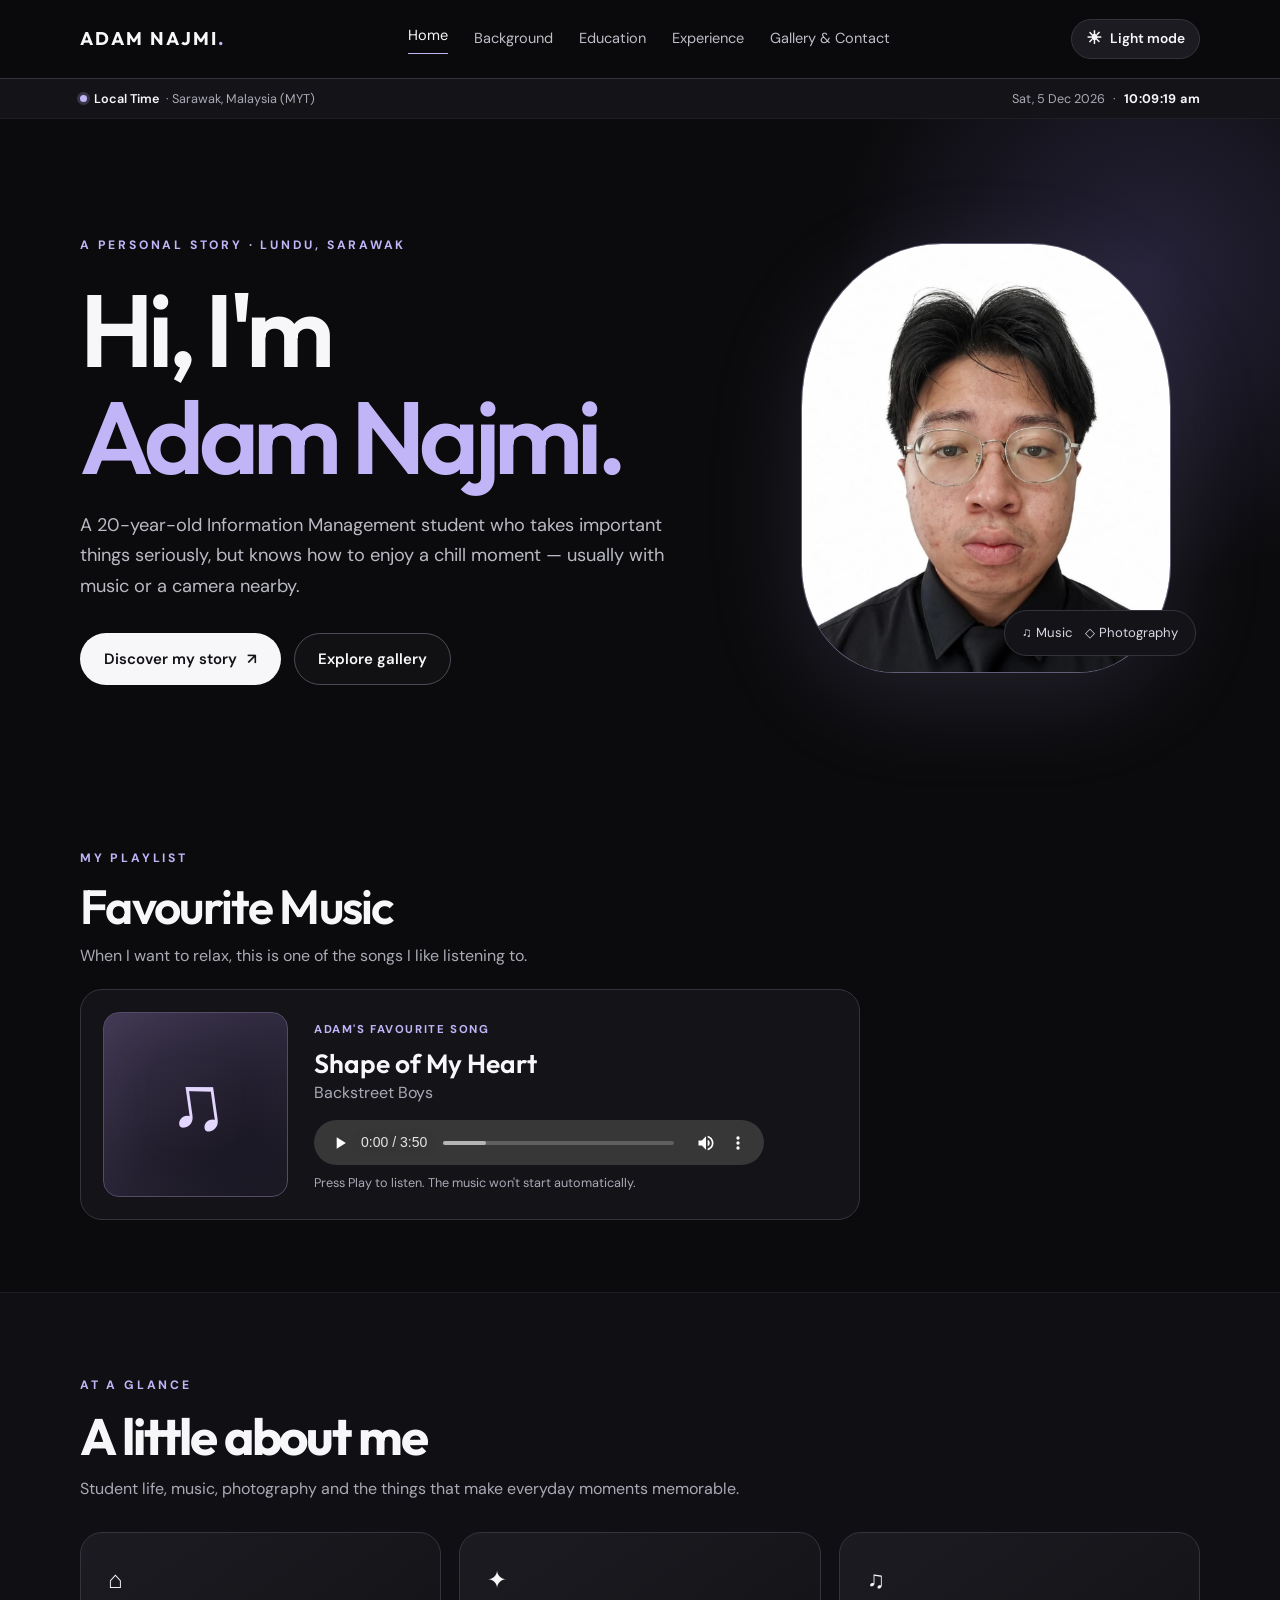
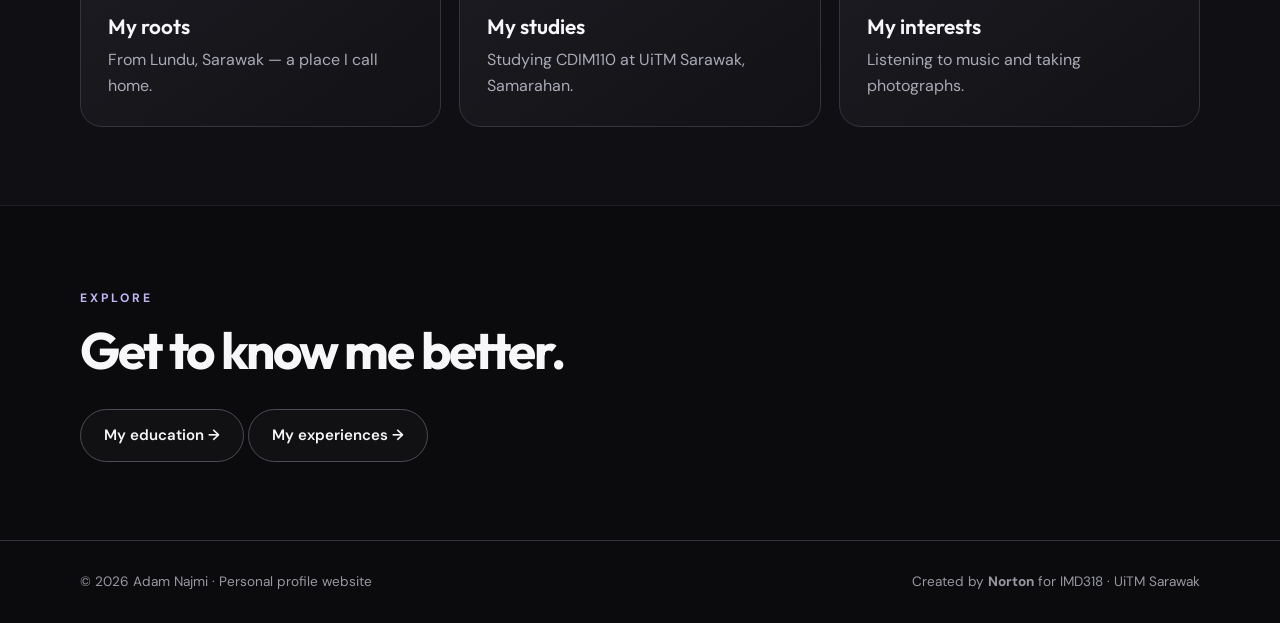
<file: index.html>
<!DOCTYPE html>
<html lang="en">
<head>
  <meta charset="UTF-8">
  <meta name="viewport" content="width=device-width, initial-scale=1">
  <meta name="description" content="Homepage of Adam Najmi, a UiTM Sarawak Information Management student from Lundu.">
  <title>Home | Adam Najmi</title>
    <!-- Apply the saved theme before the page appears to prevent a flash. -->
  <script>
    (function () {
      try {
        const theme = localStorage.getItem('adam-najmi-theme');
        if (theme === 'light' || theme === 'dark') {
          document.documentElement.setAttribute('data-theme', theme);
        }
      } catch (error) { /* Dark theme remains the default. */ }
    })();
  </script>
<link rel="stylesheet" href="css/style.css">
  <script defer src="js/script.js"></script>
</head>
<body>
  <a class="skip" href="#main">Skip to main content</a>
  <header class="site-header"><div class="container nav-wrap">
    <a class="brand" href="index.html">ADAM NAJMI<span class="dot">.</span></a>
    
    <nav id="primary-nav" class="nav-links" aria-label="Main navigation"><a href="index.html" aria-current="page">Home</a>
<a href="background.html">Background</a>
<a href="education.html">Education</a>
<a href="experience.html">Experience</a>
<a href="gallery.html">Gallery & Contact</a></nav>
    <div class="nav-actions">
      <button class="theme-toggle" type="button" aria-pressed="false" aria-label="Switch to light mode" title="Switch to light mode">
        <span class="theme-icon" aria-hidden="true">☀</span>
        <span class="theme-label">Light mode</span>
      </button>
      <button type="button" class="nav-toggle" aria-controls="primary-nav" aria-expanded="false" aria-label="Toggle navigation">☰ Menu</button>
    </div>
  </div>
<!-- Live Malaysia time appears on every page (Asia/Kuching, UTC+8). -->
<div class="site-time-bar" aria-label="Local date and time in Sarawak, Malaysia">
  <div class="container site-time-inner">
    <span class="time-location"><span class="time-dot" aria-hidden="true"></span> Local Time <span class="time-region">· Sarawak, Malaysia (MYT)</span></span>
    <span class="time-reading"><time class="site-date" data-local-date>Loading date</time><span class="time-divider" aria-hidden="true"> · </span><time class="site-time clock" data-clock>--:--:--</time></span>
  </div>
</div>
</header>
  <main id="main"><section class="hero"><div class="container hero-grid"><div>
  <span class="eyebrow">A personal story · Lundu, Sarawak</span>
  <h1>Hi, I'm<br><em>Adam Najmi.</em></h1>
  <p class="lead">A 20-year-old Information Management student who takes important things seriously, but knows how to enjoy a chill moment — usually with music or a camera nearby.</p>
  <div class="hero-actions"><a class="button button-primary" href="background.html">Discover my story <span aria-hidden="true">↗</span></a><a class="button button-secondary" href="gallery.html">Explore gallery</a></div>
</div><div class="monogram-wrap"><img class="hero-photo" src="images/adam-portrait.jpg" alt="Portrait of Adam Najmi wearing glasses, a black shirt and tie"><div class="orbit-label">♫ Music &nbsp; ◇ Photography</div></div></div></section>

<section class="section favorite-music-section" id="favourite-music" aria-labelledby="favourite-music-heading">
  <div class="container">
    <div class="music-intro">
      <span class="eyebrow">My playlist</span>
      <h2 id="favourite-music-heading">Favourite Music</h2>
      <p>When I want to relax, this is one of the songs I like listening to.</p>
    </div>
    <div class="music-card">
      <div class="music-note-art" aria-hidden="true"><span>♫</span></div>
      <div class="music-detail">
        <span class="music-tag">ADAM'S FAVOURITE SONG</span>
        <h3>Shape of My Heart</h3>
        <p>Backstreet Boys</p>
        <audio class="music-audio" controls preload="metadata" aria-label="Play Shape of My Heart by Backstreet Boys">
          <source src="audio/shape-of-my-heart.mp3" type="audio/mpeg">
          Your browser does not support audio playback.
        </audio>
        <small>Press Play to listen. The music won't start automatically.</small>
      </div>
    </div>
  </div>
</section>

<section class="section section-alt"><div class="container"><div class="section-heading"><span class="eyebrow">At a glance</span><h2>A little about me</h2><p>Student life, music, photography and the things that make everyday moments memorable.</p></div><div class="cards">
  <article class="card"><div class="symbol" aria-hidden="true">⌂</div><h3>My roots</h3><p>From Lundu, Sarawak — a place I call home.</p></article>
  <article class="card"><div class="symbol" aria-hidden="true">✦</div><h3>My studies</h3><p>Studying CDIM110 at UiTM Sarawak, Samarahan.</p></article>
  <article class="card"><div class="symbol" aria-hidden="true">♫</div><h3>My interests</h3><p>Listening to music and taking photographs.</p></article>
</div></div></section>
<section class="section"><div class="container"><div class="section-heading"><span class="eyebrow">Explore</span><h2>Get to know me better.</h2></div><a class="button button-secondary" href="education.html">My education →</a> <a class="button button-secondary" href="experience.html">My experiences →</a></div></section></main>
  <footer class="footer"><div class="container footer-inner"><span>© <span data-year>2026</span> Adam Najmi · Personal profile website</span><span>Created by <strong>Norton</strong> for IMD318 · UiTM Sarawak</span></div></footer>
</body></html>
</file>
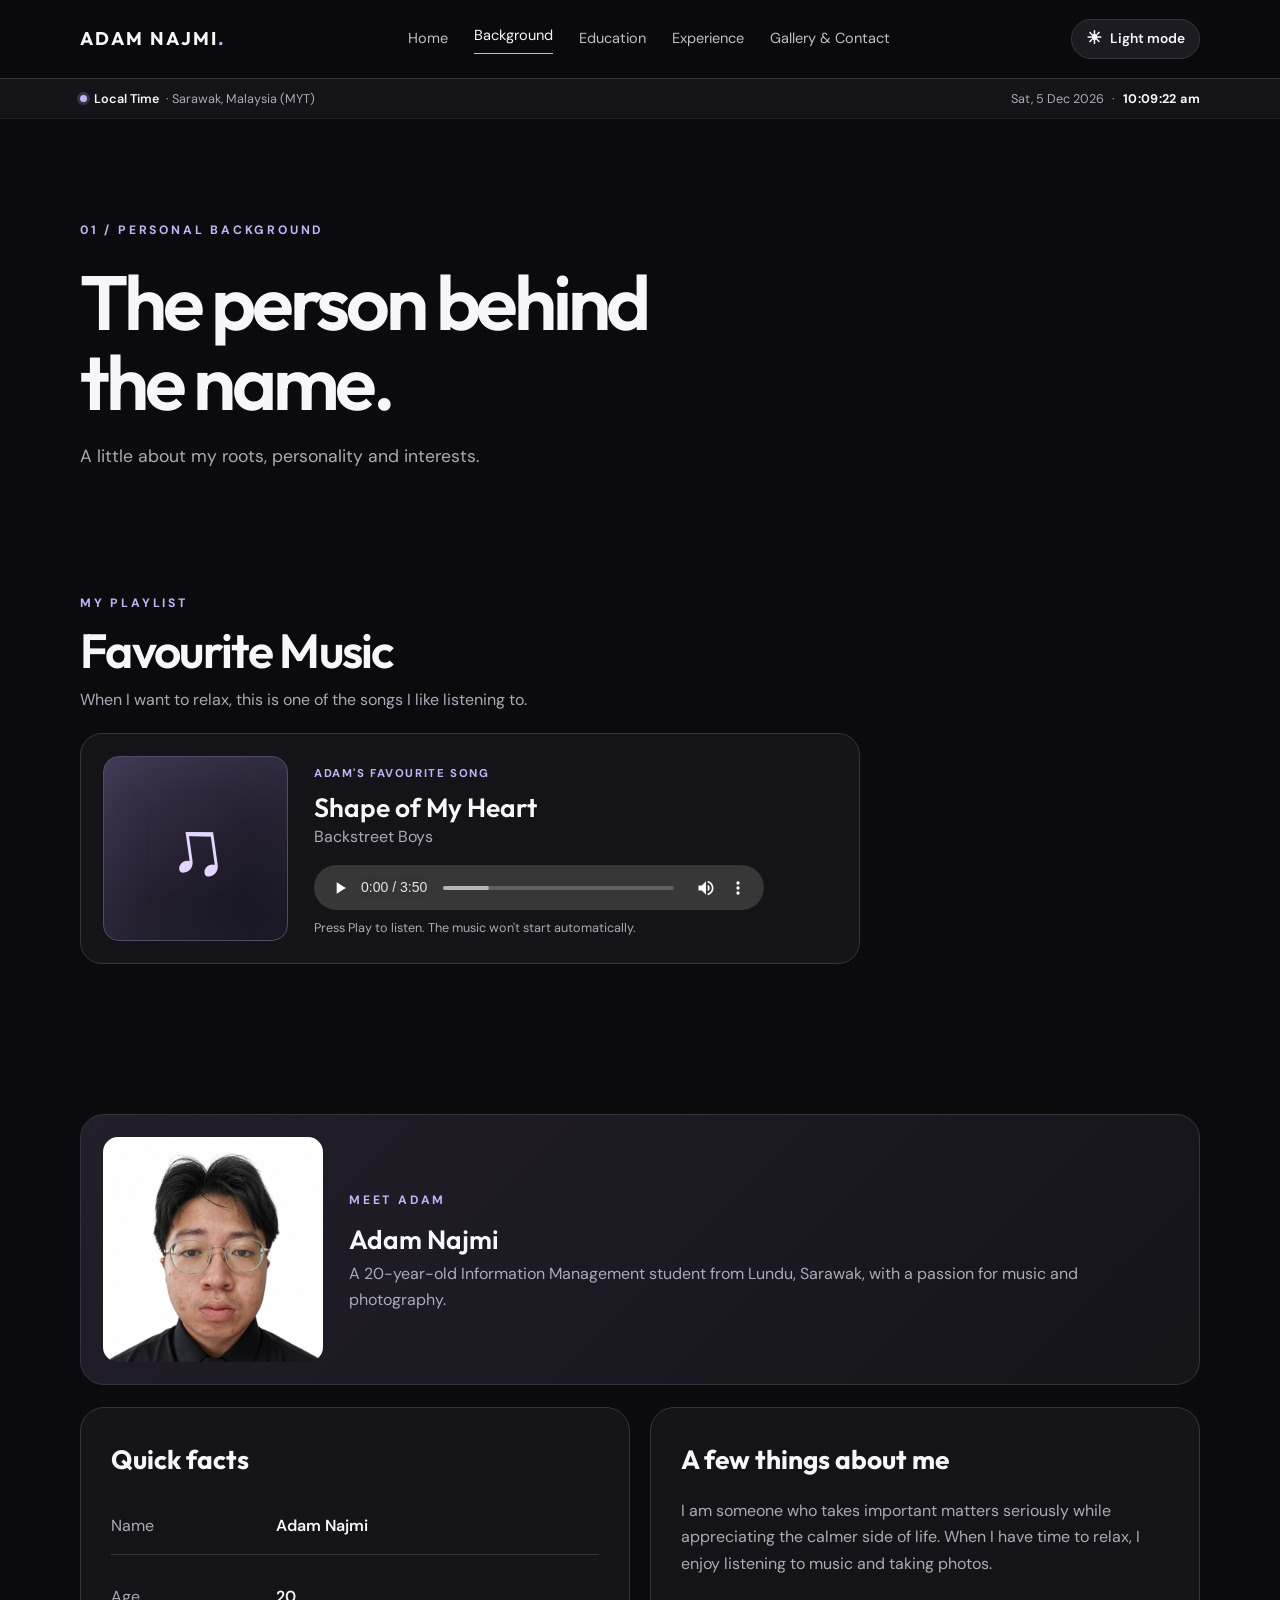
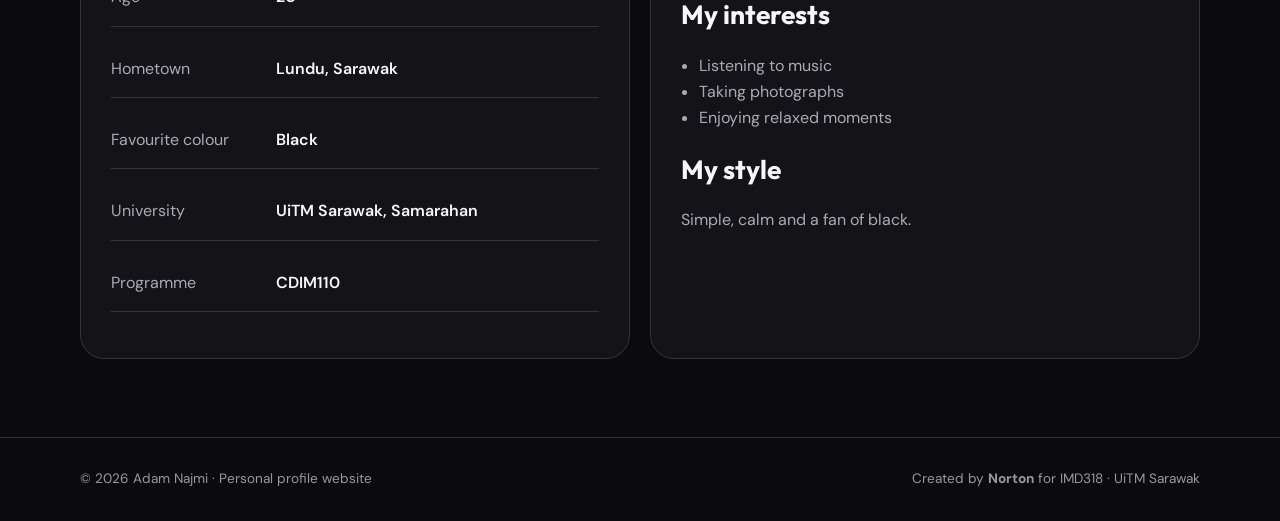
<file: background.html>
<!DOCTYPE html>
<html lang="en">
<head>
  <meta charset="UTF-8">
  <meta name="viewport" content="width=device-width, initial-scale=1">
  <meta name="description" content="Background information about Adam Najmi.">
  <title>Background | Adam Najmi</title>
    <!-- Apply the saved theme before the page appears to prevent a flash. -->
  <script>
    (function () {
      try {
        const theme = localStorage.getItem('adam-najmi-theme');
        if (theme === 'light' || theme === 'dark') {
          document.documentElement.setAttribute('data-theme', theme);
        }
      } catch (error) { /* Dark theme remains the default. */ }
    })();
  </script>
<link rel="stylesheet" href="css/style.css">
  <script defer src="js/script.js"></script>
</head>
<body>
  <a class="skip" href="#main">Skip to main content</a>
  <header class="site-header"><div class="container nav-wrap">
    <a class="brand" href="index.html">ADAM NAJMI<span class="dot">.</span></a>
    
    <nav id="primary-nav" class="nav-links" aria-label="Main navigation"><a href="index.html">Home</a>
<a href="background.html" aria-current="page">Background</a>
<a href="education.html">Education</a>
<a href="experience.html">Experience</a>
<a href="gallery.html">Gallery & Contact</a></nav>
    <div class="nav-actions">
      <button class="theme-toggle" type="button" aria-pressed="false" aria-label="Switch to light mode" title="Switch to light mode">
        <span class="theme-icon" aria-hidden="true">☀</span>
        <span class="theme-label">Light mode</span>
      </button>
      <button type="button" class="nav-toggle" aria-controls="primary-nav" aria-expanded="false" aria-label="Toggle navigation">☰ Menu</button>
    </div>
  </div>
<!-- Live Malaysia time appears on every page (Asia/Kuching, UTC+8). -->
<div class="site-time-bar" aria-label="Local date and time in Sarawak, Malaysia">
  <div class="container site-time-inner">
    <span class="time-location"><span class="time-dot" aria-hidden="true"></span> Local Time <span class="time-region">· Sarawak, Malaysia (MYT)</span></span>
    <span class="time-reading"><time class="site-date" data-local-date>Loading date</time><span class="time-divider" aria-hidden="true"> · </span><time class="site-time clock" data-clock>--:--:--</time></span>
  </div>
</div>
</header>
  <main id="main"><section class="page-intro"><div class="container"><span class="eyebrow">01 / Personal background</span><h1>The person behind<br>the name.</h1><p>A little about my roots, personality and interests.</p></div></section>
<section class="section favorite-music-section" id="favourite-music" aria-labelledby="favourite-music-heading">
  <div class="container">
    <div class="music-intro">
      <span class="eyebrow">My playlist</span>
      <h2 id="favourite-music-heading">Favourite Music</h2>
      <p>When I want to relax, this is one of the songs I like listening to.</p>
    </div>
    <div class="music-card">
      <div class="music-note-art" aria-hidden="true"><span>♫</span></div>
      <div class="music-detail">
        <span class="music-tag">ADAM'S FAVOURITE SONG</span>
        <h3>Shape of My Heart</h3>
        <p>Backstreet Boys</p>
        <audio class="music-audio" controls preload="metadata" aria-label="Play Shape of My Heart by Backstreet Boys">
          <source src="audio/shape-of-my-heart.mp3" type="audio/mpeg">
          Your browser does not support audio playback.
        </audio>
        <small>Press Play to listen. The music won't start automatically.</small>
      </div>
    </div>
  </div>
</section>

<section class="section"><div class="container"><div class="background-portrait"><img src="images/adam-portrait.jpg" alt="Adam Najmi wearing glasses, a black shirt and tie"><div><span class="eyebrow">Meet Adam</span><h2>Adam Najmi</h2><p>A 20-year-old Information Management student from Lundu, Sarawak, with a passion for music and photography.</p></div></div></div><div class="container content-grid">
  <article class="feature"><h2>Quick facts</h2><dl class="info-list"><div class="info-row"><dt>Name</dt><dd>Adam Najmi</dd></div><div class="info-row"><dt>Age</dt><dd>20</dd></div><div class="info-row"><dt>Hometown</dt><dd>Lundu, Sarawak</dd></div><div class="info-row"><dt>Favourite colour</dt><dd>Black</dd></div><div class="info-row"><dt>University</dt><dd>UiTM Sarawak, Samarahan</dd></div><div class="info-row"><dt>Programme</dt><dd>CDIM110</dd></div></dl></article>
  <article class="feature"><h2>A few things about me</h2><p>I am someone who takes important matters seriously while appreciating the calmer side of life. When I have time to relax, I enjoy listening to music and taking photos.</p><h2>My interests</h2><ul><li>Listening to music</li><li>Taking photographs</li><li>Enjoying relaxed moments</li></ul><h2>My style</h2><p>Simple, calm and a fan of black.</p></article>
</div></section></main>
  <footer class="footer"><div class="container footer-inner"><span>© <span data-year>2026</span> Adam Najmi · Personal profile website</span><span>Created by <strong>Norton</strong> for IMD318 · UiTM Sarawak</span></div></footer>
</body></html>
</file>
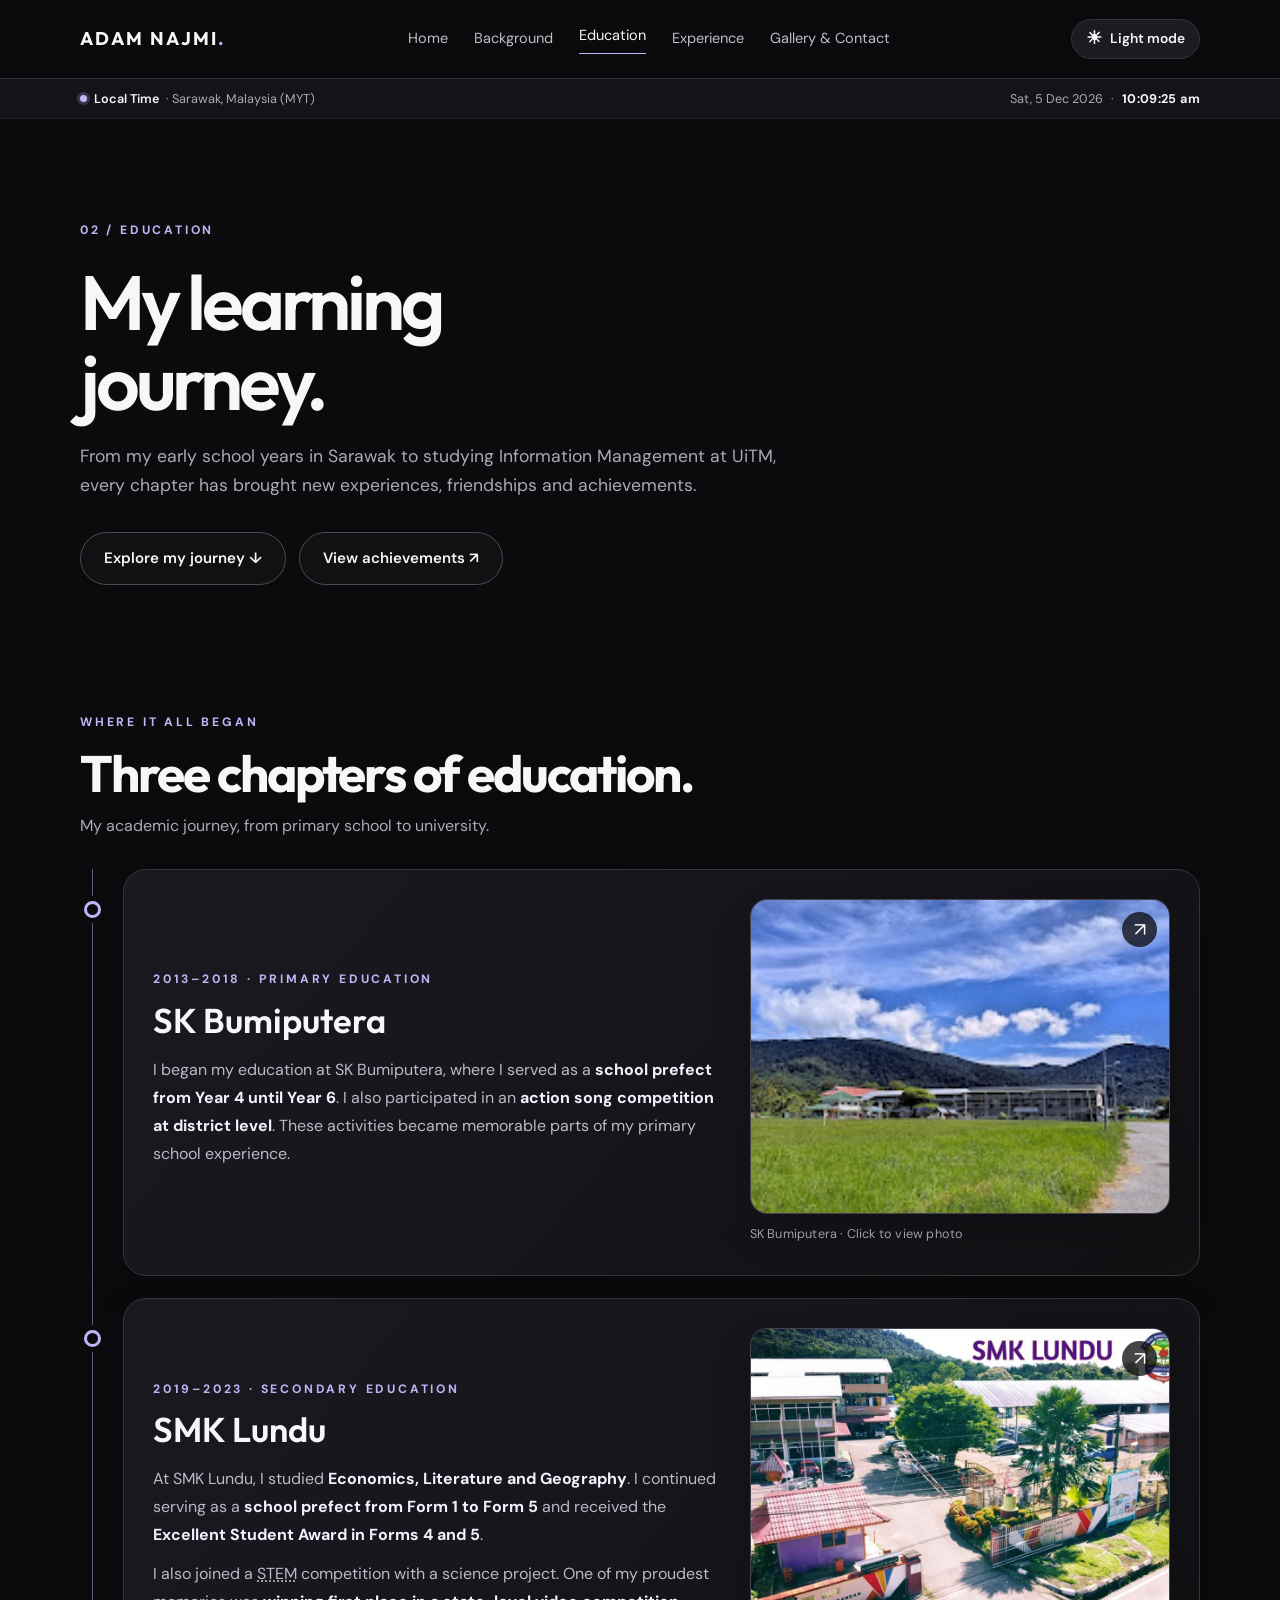
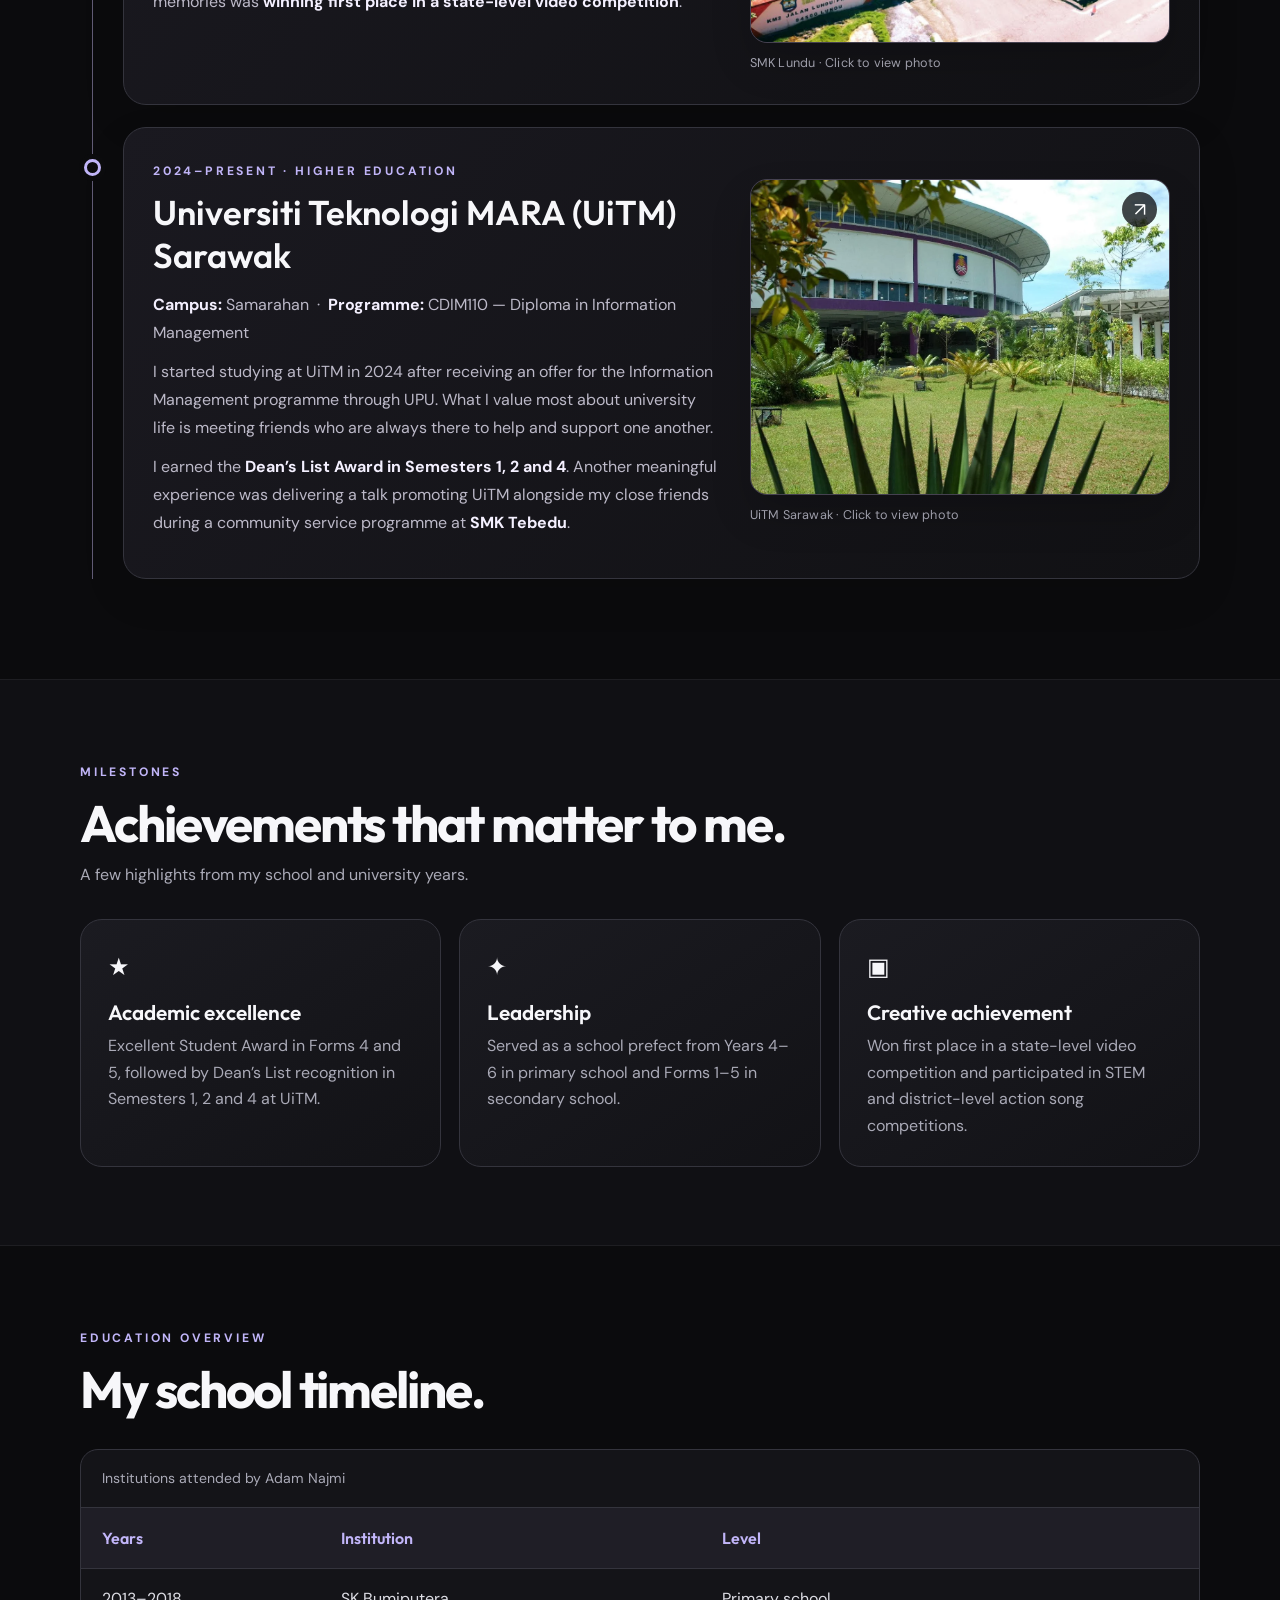
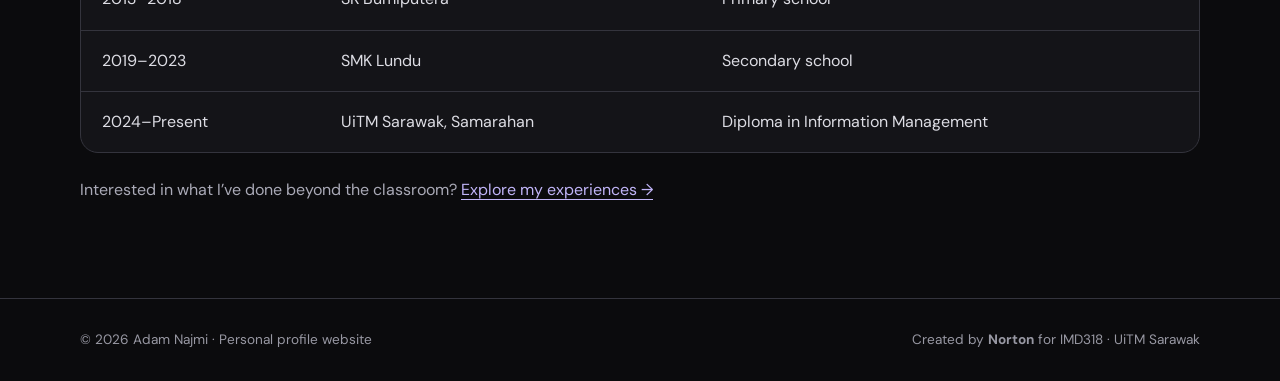
<file: education.html>
<!DOCTYPE html>

<html lang="en">
<head>
<meta charset="utf-8"/>
<meta content="width=device-width, initial-scale=1" name="viewport"/>
<meta content="Discover Adam Najmi’s educational journey from SK Bumiputera to SMK Lundu and UiTM Sarawak, including leadership, competitions, and academic achievements." name="description"/>
<title>Education | Adam Najmi</title>
  <!-- Apply the saved theme before the page appears to prevent a flash. -->
  <script>
    (function () {
      try {
        const theme = localStorage.getItem('adam-najmi-theme');
        if (theme === 'light' || theme === 'dark') {
          document.documentElement.setAttribute('data-theme', theme);
        }
      } catch (error) { /* Dark theme remains the default. */ }
    })();
  </script>
<link href="css/style.css" rel="stylesheet"/>
<script defer="" src="js/script.js"></script>
</head>
<body>
<a class="skip" href="#main">Skip to main content</a>
<header class="site-header"><div class="container nav-wrap">
<a class="brand" href="index.html">ADAM NAJMI<span class="dot">.</span></a>

<nav aria-label="Main navigation" class="nav-links" id="primary-nav"><a href="index.html">Home</a>
<a href="background.html">Background</a>
<a aria-current="page" href="education.html">Education</a>
<a href="experience.html">Experience</a>
<a href="gallery.html">Gallery &amp; Contact</a></nav>
    <div class="nav-actions">
      <button class="theme-toggle" type="button" aria-pressed="false" aria-label="Switch to light mode" title="Switch to light mode">
        <span class="theme-icon" aria-hidden="true">☀</span>
        <span class="theme-label">Light mode</span>
      </button>
      <button aria-controls="primary-nav" aria-expanded="false" aria-label="Toggle navigation" class="nav-toggle" type="button">☰ Menu</button>
    </div>
  </div>
<!-- Live Malaysia time appears on every page (Asia/Kuching, UTC+8). -->
<div class="site-time-bar" aria-label="Local date and time in Sarawak, Malaysia">
  <div class="container site-time-inner">
    <span class="time-location"><span class="time-dot" aria-hidden="true"></span> Local Time <span class="time-region">· Sarawak, Malaysia (MYT)</span></span>
    <span class="time-reading"><time class="site-date" data-local-date>Loading date</time><span class="time-divider" aria-hidden="true"> · </span><time class="site-time clock" data-clock>--:--:--</time></span>
  </div>
</div>
</header>
<main id="main">
<section class="page-intro">
<div class="container">
<span class="eyebrow">02 / Education</span>
<h1>My learning<br/>journey.</h1>
<p>From my early school years in Sarawak to studying Information Management at UiTM, every chapter has brought new experiences, friendships and achievements.</p>
<div class="hero-actions">
<a class="button button-secondary" href="#education-timeline">Explore my journey ↓</a>
<a class="button button-secondary" href="#highlights">View achievements ↗</a>
</div>
</div>
</section>
<section class="section" id="education-timeline">
<div class="container">
<div class="section-heading">
<span class="eyebrow">Where it all began</span>
<h2>Three chapters of education.</h2>
<p>My academic journey, from primary school to university.</p>
</div>
<div class="timeline">
<article class="timeline-item"><div class="education-story"><div class="education-copy">
<span class="eyebrow">2013–2018 · Primary education</span>
<h2>SK Bumiputera</h2>
<p>I began my education at SK Bumiputera, where I served as a <strong>school prefect from Year 4 until Year 6</strong>. I also participated in an <strong>action song competition at district level</strong>. These activities became memorable parts of my primary school experience.</p>
</div><figure class="education-figure"><a aria-label="Open larger photo of SK Bumiputera" class="education-photo-link" href="images/sk-bumiputera.jfif" rel="noopener" target="_blank"><img alt="View of SK Bumiputera campus grounds and buildings" decoding="async" loading="lazy" src="images/sk-bumiputera.jfif"/></a><figcaption>SK Bumiputera · Click to view photo</figcaption></figure></div></article>
<article class="timeline-item"><div class="education-story"><div class="education-copy">
<span class="eyebrow">2019–2023 · Secondary education</span>
<h2>SMK Lundu</h2>
<p>At SMK Lundu, I studied <strong>Economics, Literature and Geography</strong>. I continued serving as a <strong>school prefect from Form 1 to Form 5</strong> and received the <strong>Excellent Student Award in Forms 4 and 5</strong>.</p>
<p>I also joined a <abbr title="Science, Technology, Engineering and Mathematics">STEM</abbr> competition with a science project. One of my proudest memories was <strong>winning first place in a state-level video competition</strong>.</p>
</div><figure class="education-figure"><a aria-label="Open larger photo of SMK Lundu" class="education-photo-link" href="images/smk-lundu.jpg" rel="noopener" target="_blank"><img alt="View of SMK Lundu campus grounds and buildings" decoding="async" loading="lazy" src="images/smk-lundu.jpg"/></a><figcaption>SMK Lundu · Click to view photo</figcaption></figure></div></article>
<article class="timeline-item"><div class="education-story"><div class="education-copy">
<span class="eyebrow">2024–Present · Higher education</span>
<h2>Universiti Teknologi MARA (UiTM) Sarawak</h2>
<p><strong>Campus:</strong> Samarahan  ·  <strong>Programme:</strong> CDIM110 — Diploma in Information Management</p>
<p>I started studying at UiTM in 2024 after receiving an offer for the Information Management programme through UPU. What I value most about university life is meeting friends who are always there to help and support one another.</p>
<p>I earned the <strong>Dean’s List Award in Semesters 1, 2 and 4</strong>. Another meaningful experience was delivering a talk promoting UiTM alongside my close friends during a community service programme at <strong>SMK Tebedu</strong>.</p>
</div><figure class="education-figure"><a aria-label="Open larger photo of UiTM Sarawak" class="education-photo-link" href="images/uitm-sarawak.webp" rel="noopener" target="_blank"><img alt="View of UiTM Sarawak campus grounds and buildings" decoding="async" loading="lazy" src="images/uitm-sarawak.webp"/></a><figcaption>UiTM Sarawak · Click to view photo</figcaption></figure></div></article>
</div>
</div>
</section>
<section class="section section-alt" id="highlights">
<div class="container">
<div class="section-heading">
<span class="eyebrow">Milestones</span>
<h2>Achievements that matter to me.</h2>
<p>A few highlights from my school and university years.</p>
</div>
<div class="cards">
<article class="card"><div aria-hidden="true" class="symbol">★</div><h3>Academic excellence</h3><p>Excellent Student Award in Forms 4 and 5, followed by Dean’s List recognition in Semesters 1, 2 and 4 at UiTM.</p></article>
<article class="card"><div aria-hidden="true" class="symbol">✦</div><h3>Leadership</h3><p>Served as a school prefect from Years 4–6 in primary school and Forms 1–5 in secondary school.</p></article>
<article class="card"><div aria-hidden="true" class="symbol">▣</div><h3>Creative achievement</h3><p>Won first place in a state-level video competition and participated in STEM and district-level action song competitions.</p></article>
</div>
</div>
</section>
<section class="section">
<div class="container">
<div class="section-heading">
<span class="eyebrow">Education overview</span>
<h2>My school timeline.</h2>
</div>
<div aria-label="Education overview table" class="table-scroll" role="region" tabindex="0">
<table class="edu-table">
<caption>Institutions attended by Adam Najmi</caption>
<thead><tr><th scope="col">Years</th><th scope="col">Institution</th><th scope="col">Level</th></tr></thead>
<tbody>
<tr><td>2013–2018</td><td>SK Bumiputera</td><td>Primary school</td></tr>
<tr><td>2019–2023</td><td>SMK Lundu</td><td>Secondary school</td></tr>
<tr><td>2024–Present</td><td>UiTM Sarawak, Samarahan</td><td>Diploma in Information Management</td></tr>
</tbody>
</table>
</div>
<p class="muted" style="margin-top:24px">Interested in what I’ve done beyond the classroom? <a class="inline-link" href="experience.html">Explore my experiences →</a></p>
</div>
</section>
</main>
<footer class="footer"><div class="container footer-inner"><span>© <span data-year="">2026</span> Adam Najmi · Personal profile website</span><span>Created by <strong>Norton</strong> for IMD318 · UiTM Sarawak</span></div></footer>
</body></html>
</file>
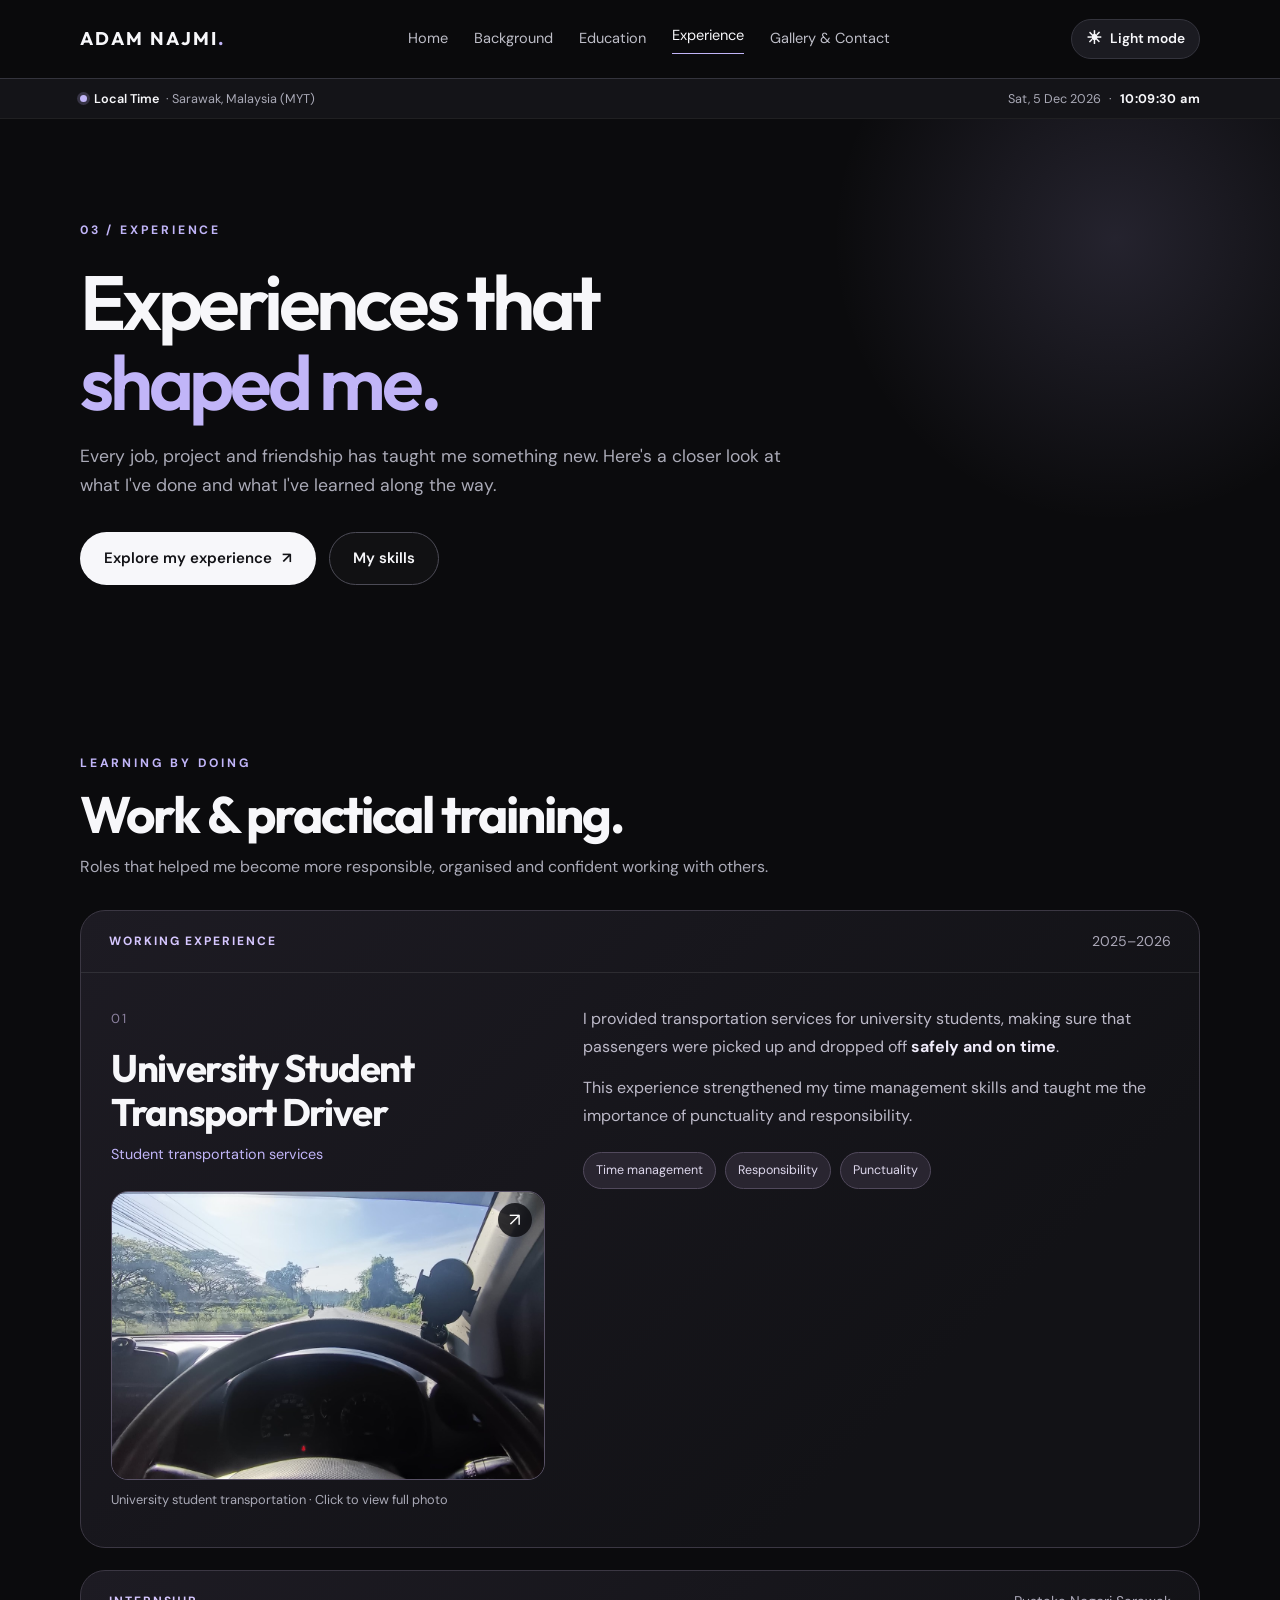
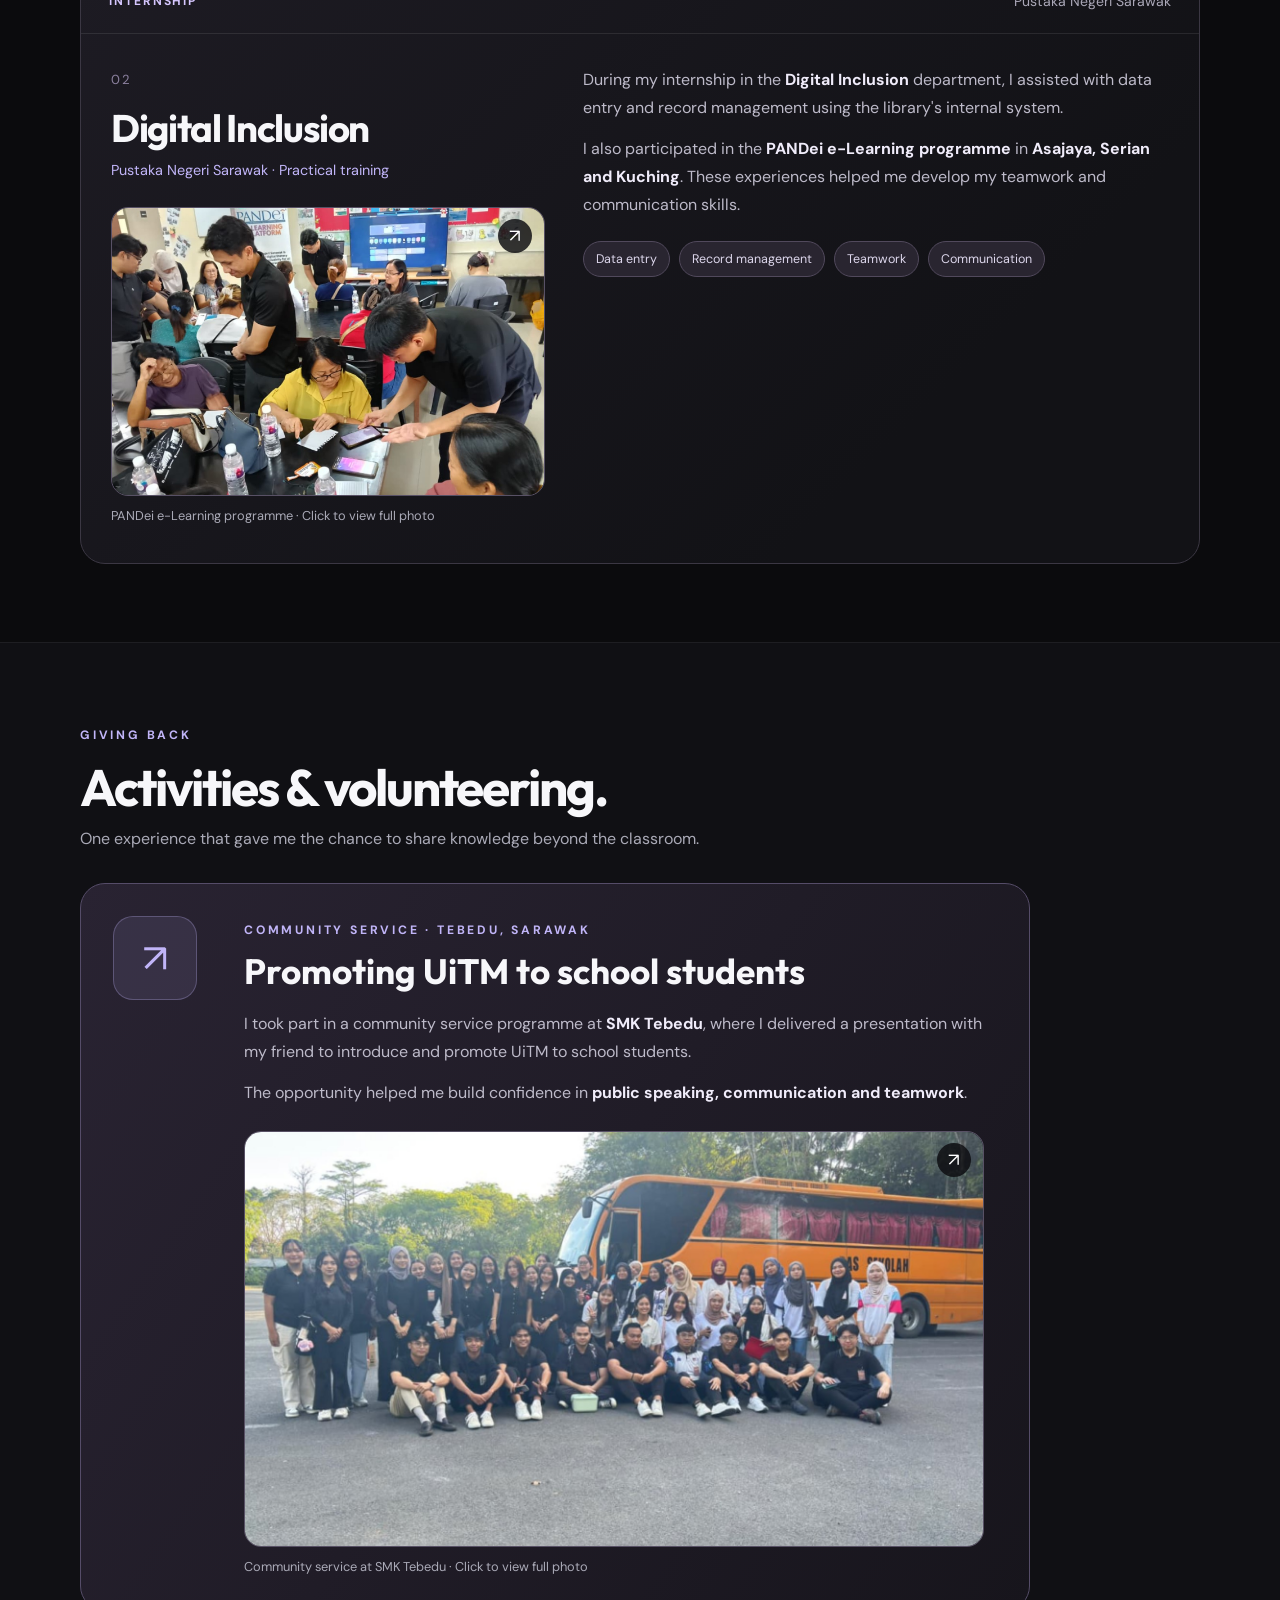
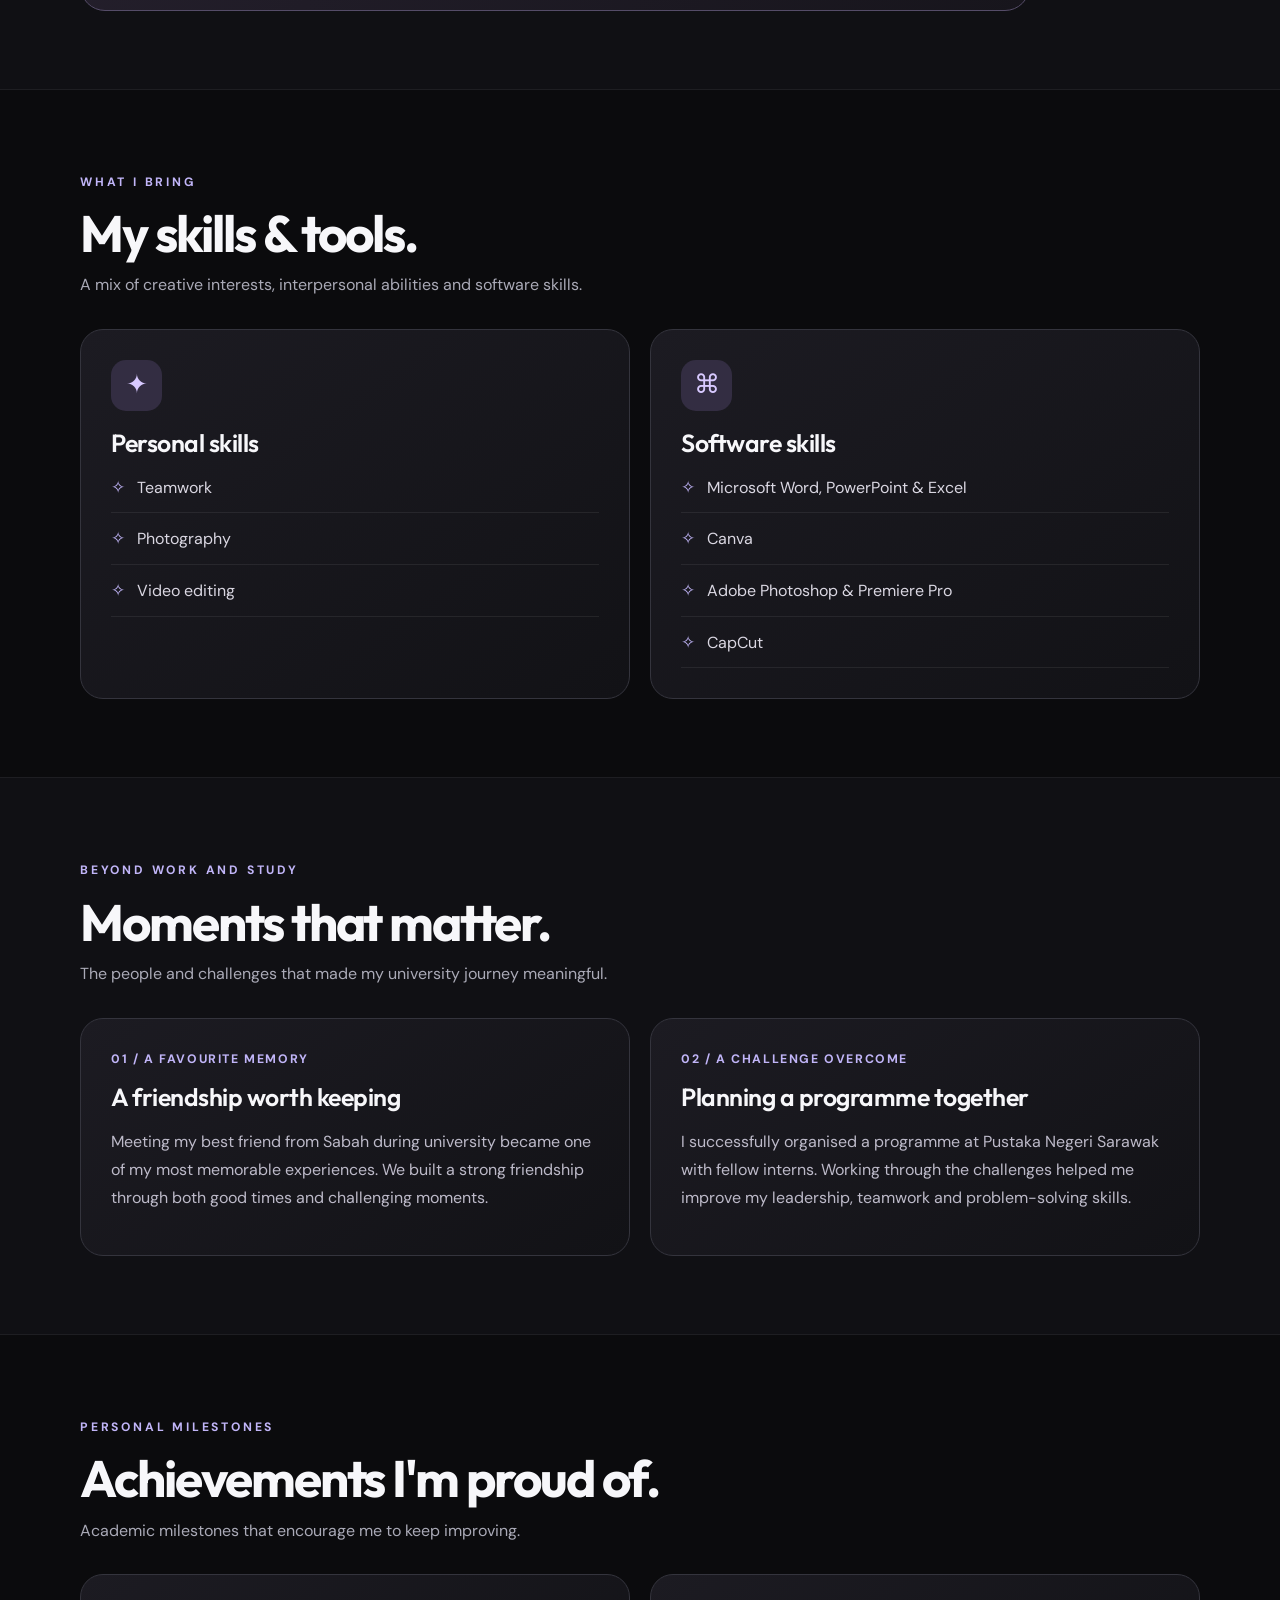
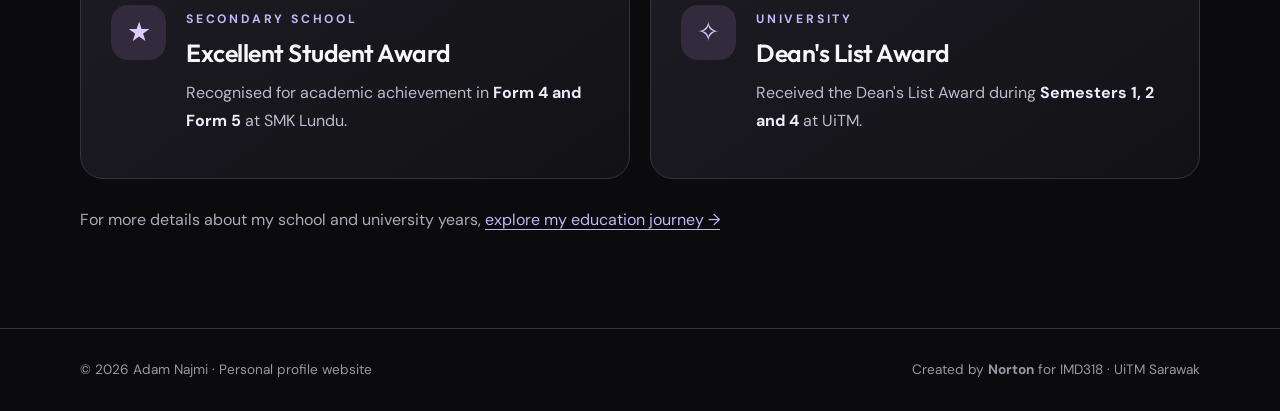
<file: experience.html>
<!DOCTYPE html>

<html lang="en">
<head>
<meta charset="utf-8"/>
<meta content="width=device-width, initial-scale=1" name="viewport"/>
<meta content="Explore Adam Najmi’s working experience, Pustaka Negeri Sarawak internship, community volunteering, skills, and achievements." name="description"/>
<title>Experience | Adam Najmi</title>
  <!-- Apply the saved theme before the page appears to prevent a flash. -->
  <script>
    (function () {
      try {
        const theme = localStorage.getItem('adam-najmi-theme');
        if (theme === 'light' || theme === 'dark') {
          document.documentElement.setAttribute('data-theme', theme);
        }
      } catch (error) { /* Dark theme remains the default. */ }
    })();
  </script>
<link href="css/style.css" rel="stylesheet"/>
<script defer="" src="js/script.js"></script>
</head>
<body>
<a class="skip" href="#main">Skip to main content</a>
<header class="site-header"><div class="container nav-wrap">
<a class="brand" href="index.html">ADAM NAJMI<span class="dot">.</span></a>

<nav aria-label="Main navigation" class="nav-links" id="primary-nav"><a href="index.html">Home</a>
<a href="background.html">Background</a>
<a href="education.html">Education</a>
<a aria-current="page" href="experience.html">Experience</a>
<a href="gallery.html">Gallery &amp; Contact</a></nav>
    <div class="nav-actions">
      <button class="theme-toggle" type="button" aria-pressed="false" aria-label="Switch to light mode" title="Switch to light mode">
        <span class="theme-icon" aria-hidden="true">☀</span>
        <span class="theme-label">Light mode</span>
      </button>
      <button aria-controls="primary-nav" aria-expanded="false" aria-label="Toggle navigation" class="nav-toggle" type="button">☰ Menu</button>
    </div>
  </div>
<!-- Live Malaysia time appears on every page (Asia/Kuching, UTC+8). -->
<div class="site-time-bar" aria-label="Local date and time in Sarawak, Malaysia">
  <div class="container site-time-inner">
    <span class="time-location"><span class="time-dot" aria-hidden="true"></span> Local Time <span class="time-region">· Sarawak, Malaysia (MYT)</span></span>
    <span class="time-reading"><time class="site-date" data-local-date>Loading date</time><span class="time-divider" aria-hidden="true"> · </span><time class="site-time clock" data-clock>--:--:--</time></span>
  </div>
</div>
</header>
<main id="main">
<section class="page-intro experience-hero">
<div class="container">
<span class="eyebrow">03 / Experience</span>
<h1>Experiences that<br/><em>shaped me.</em></h1>
<p>Every job, project and friendship has taught me something new. Here's a closer look at what I've done and what I've learned along the way.</p>
<div class="hero-actions">
<a class="button button-primary" href="#work">Explore my experience <span aria-hidden="true">↗</span></a>
<a class="button button-secondary" href="#skills">My skills</a>
</div>
</div>
</section>
<section class="section" id="work">
<div class="container">
<div class="section-heading">
<span class="eyebrow">Learning by doing</span>
<h2>Work &amp; practical training.</h2>
<p>Roles that helped me become more responsible, organised and confident working with others.</p>
</div>
<div class="exp-stack">
<article class="exp-card">
<div class="exp-meta"><span class="exp-tag">Working experience</span><span class="exp-dates">2025–2026</span></div>
<div class="exp-card-body">
<div><span aria-hidden="true" class="exp-number">01</span><h3>University Student Transport Driver</h3><p class="exp-subtitle">Student transportation services</p><figure class="experience-figure experience-figure-portrait"><a aria-label="View full-size University student transportation" class="experience-photo-link" href="images/student-driver.jpg" rel="noopener noreferrer" target="_blank"><img alt="View from inside a vehicle on the road during the university transport driving experience" decoding="async" loading="lazy" src="images/student-driver.jpg"/></a><figcaption>University student transportation · Click to view full photo</figcaption></figure></div>
<div><p>I provided transportation services for university students, making sure that passengers were picked up and dropped off <strong>safely and on time</strong>.</p><p>This experience strengthened my time management skills and taught me the importance of punctuality and responsibility.</p><div aria-label="Skills gained" class="exp-tags"><span>Time management</span><span>Responsibility</span><span>Punctuality</span></div></div>
</div>
</article>
<article class="exp-card">
<div class="exp-meta"><span class="exp-tag">Internship</span><span class="exp-dates">Pustaka Negeri Sarawak</span></div>
<div class="exp-card-body">
<div><span aria-hidden="true" class="exp-number">02</span><h3>Digital Inclusion</h3><p class="exp-subtitle">Pustaka Negeri Sarawak · Practical training</p><figure class="experience-figure"><a aria-label="View full-size PANDei e-Learning programme" class="experience-photo-link" href="images/pandei-internship.jpg" rel="noopener noreferrer" target="_blank"><img alt="Participants receiving hands-on guidance during a PANDei e-Learning activity" decoding="async" loading="lazy" src="images/pandei-internship.jpg"/></a><figcaption>PANDei e-Learning programme · Click to view full photo</figcaption></figure></div>
<div><p>During my internship in the <strong>Digital Inclusion</strong> department, I assisted with data entry and record management using the library's internal system.</p><p>I also participated in the <strong>PANDei e-Learning programme</strong> in <strong>Asajaya, Serian and Kuching</strong>. These experiences helped me develop my teamwork and communication skills.</p><div aria-label="Skills gained" class="exp-tags"><span>Data entry</span><span>Record management</span><span>Teamwork</span><span>Communication</span></div></div>
</div>
</article>
</div>
</div>
</section>
<section class="section section-alt" id="volunteering">
<div class="container">
<div class="section-heading"><span class="eyebrow">Giving back</span><h2>Activities &amp; volunteering.</h2><p>One experience that gave me the chance to share knowledge beyond the classroom.</p></div>
<article class="volunteer-card">
<div aria-hidden="true" class="volunteer-mark">↗</div>
<div><span class="eyebrow">Community service · Tebedu, Sarawak</span><h3>Promoting UiTM to school students</h3><p>I took part in a community service programme at <strong>SMK Tebedu</strong>, where I delivered a presentation with my friend to introduce and promote UiTM to school students.</p><p>The opportunity helped me build confidence in <strong>public speaking, communication and teamwork</strong>.</p><figure class="experience-figure experience-figure-wide"><a aria-label="View full-size Community service at SMK Tebedu" class="experience-photo-link" href="images/tebedu-community-service.jpg" rel="noopener noreferrer" target="_blank"><img alt="Group photo from a community service programme in Tebedu with participants and a school bus" decoding="async" loading="lazy" src="images/tebedu-community-service.jpg"/></a><figcaption>Community service at SMK Tebedu · Click to view full photo</figcaption></figure></div>
</article>
</div>
</section>
<section class="section" id="skills">
<div class="container">
<div class="section-heading"><span class="eyebrow">What I bring</span><h2>My skills &amp; tools.</h2><p>A mix of creative interests, interpersonal abilities and software skills.</p></div>
<div class="skill-grid">
<article class="skill-panel"><div aria-hidden="true" class="skill-panel-icon">✦</div><h3>Personal skills</h3><ul class="skill-list"><li>Teamwork</li><li>Photography</li><li>Video editing</li></ul></article>
<article class="skill-panel"><div aria-hidden="true" class="skill-panel-icon">⌘</div><h3>Software skills</h3><ul class="skill-list"><li>Microsoft Word, PowerPoint &amp; Excel</li><li>Canva</li><li>Adobe Photoshop &amp; Premiere Pro</li><li>CapCut</li></ul></article>
</div>
</div>
</section>
<section class="section section-alt" id="personal">
<div class="container">
<div class="section-heading"><span class="eyebrow">Beyond work and study</span><h2>Moments that matter.</h2><p>The people and challenges that made my university journey meaningful.</p></div>
<div class="reflection-grid">
<article class="reflection-card"><span class="reflection-index">01 / A favourite memory</span><h3>A friendship worth keeping</h3><p>Meeting my best friend from Sabah during university became one of my most memorable experiences. We built a strong friendship through both good times and challenging moments.</p></article>
<article class="reflection-card"><span class="reflection-index">02 / A challenge overcome</span><h3>Planning a programme together</h3><p>I successfully organised a programme at Pustaka Negeri Sarawak with fellow interns. Working through the challenges helped me improve my leadership, teamwork and problem-solving skills.</p></article>
</div>
</div>
</section>
<section class="section" id="achievements">
<div class="container">
<div class="section-heading"><span class="eyebrow">Personal milestones</span><h2>Achievements I'm proud of.</h2><p>Academic milestones that encourage me to keep improving.</p></div>
<div class="achievement-grid">
<article class="achievement-card"><span aria-hidden="true" class="achievement-ornament">★</span><div><span class="eyebrow">Secondary school</span><h3>Excellent Student Award</h3><p>Recognised for academic achievement in <strong>Form 4 and Form 5</strong> at SMK Lundu.</p></div></article>
<article class="achievement-card"><span aria-hidden="true" class="achievement-ornament">✧</span><div><span class="eyebrow">University</span><h3>Dean's List Award</h3><p>Received the Dean's List Award during <strong>Semesters 1, 2 and 4</strong> at UiTM.</p></div></article>
</div>
<p class="exp-next">For more details about my school and university years, <a class="inline-link" href="education.html">explore my education journey →</a></p>
</div>
</section>
</main>
<footer class="footer"><div class="container footer-inner"><span>© <span data-year="">2026</span> Adam Najmi · Personal profile website</span><span>Created by <strong>Norton</strong> for IMD318 · UiTM Sarawak</span></div></footer>
</body></html>
</file>
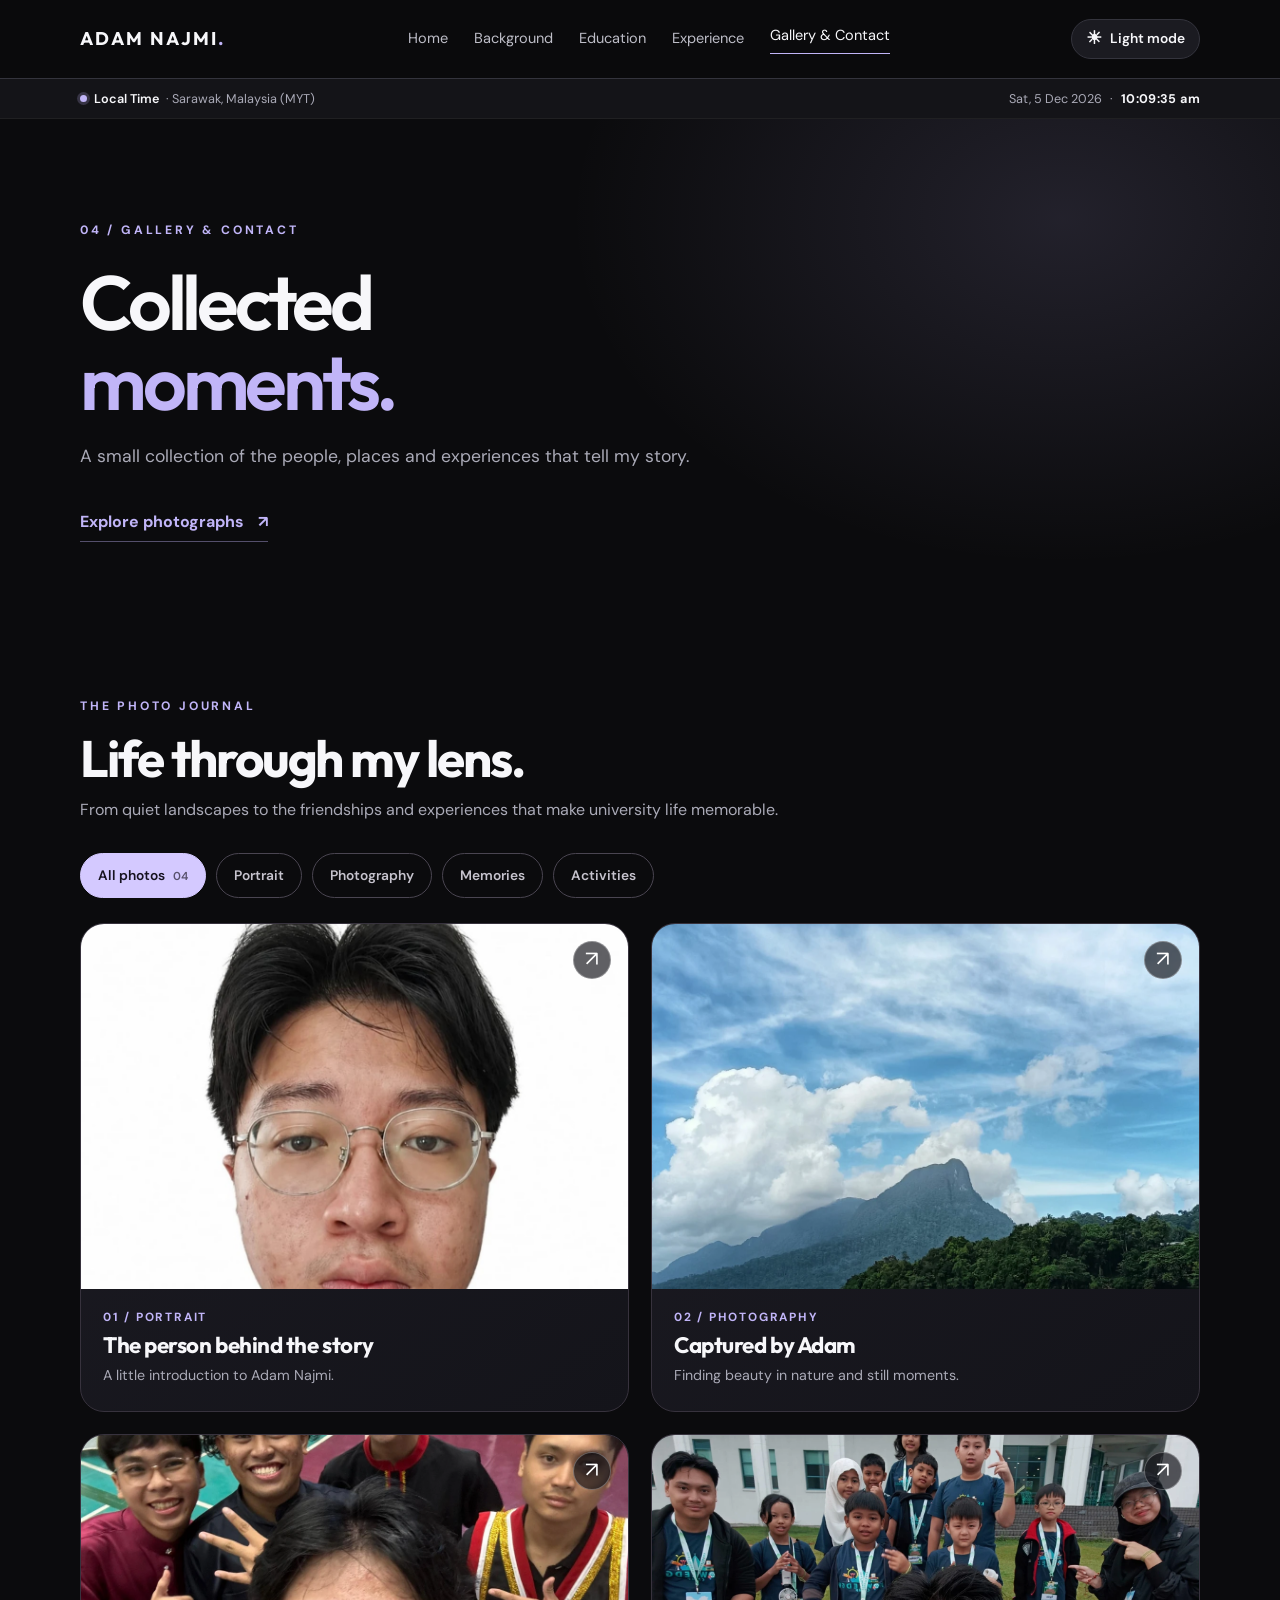
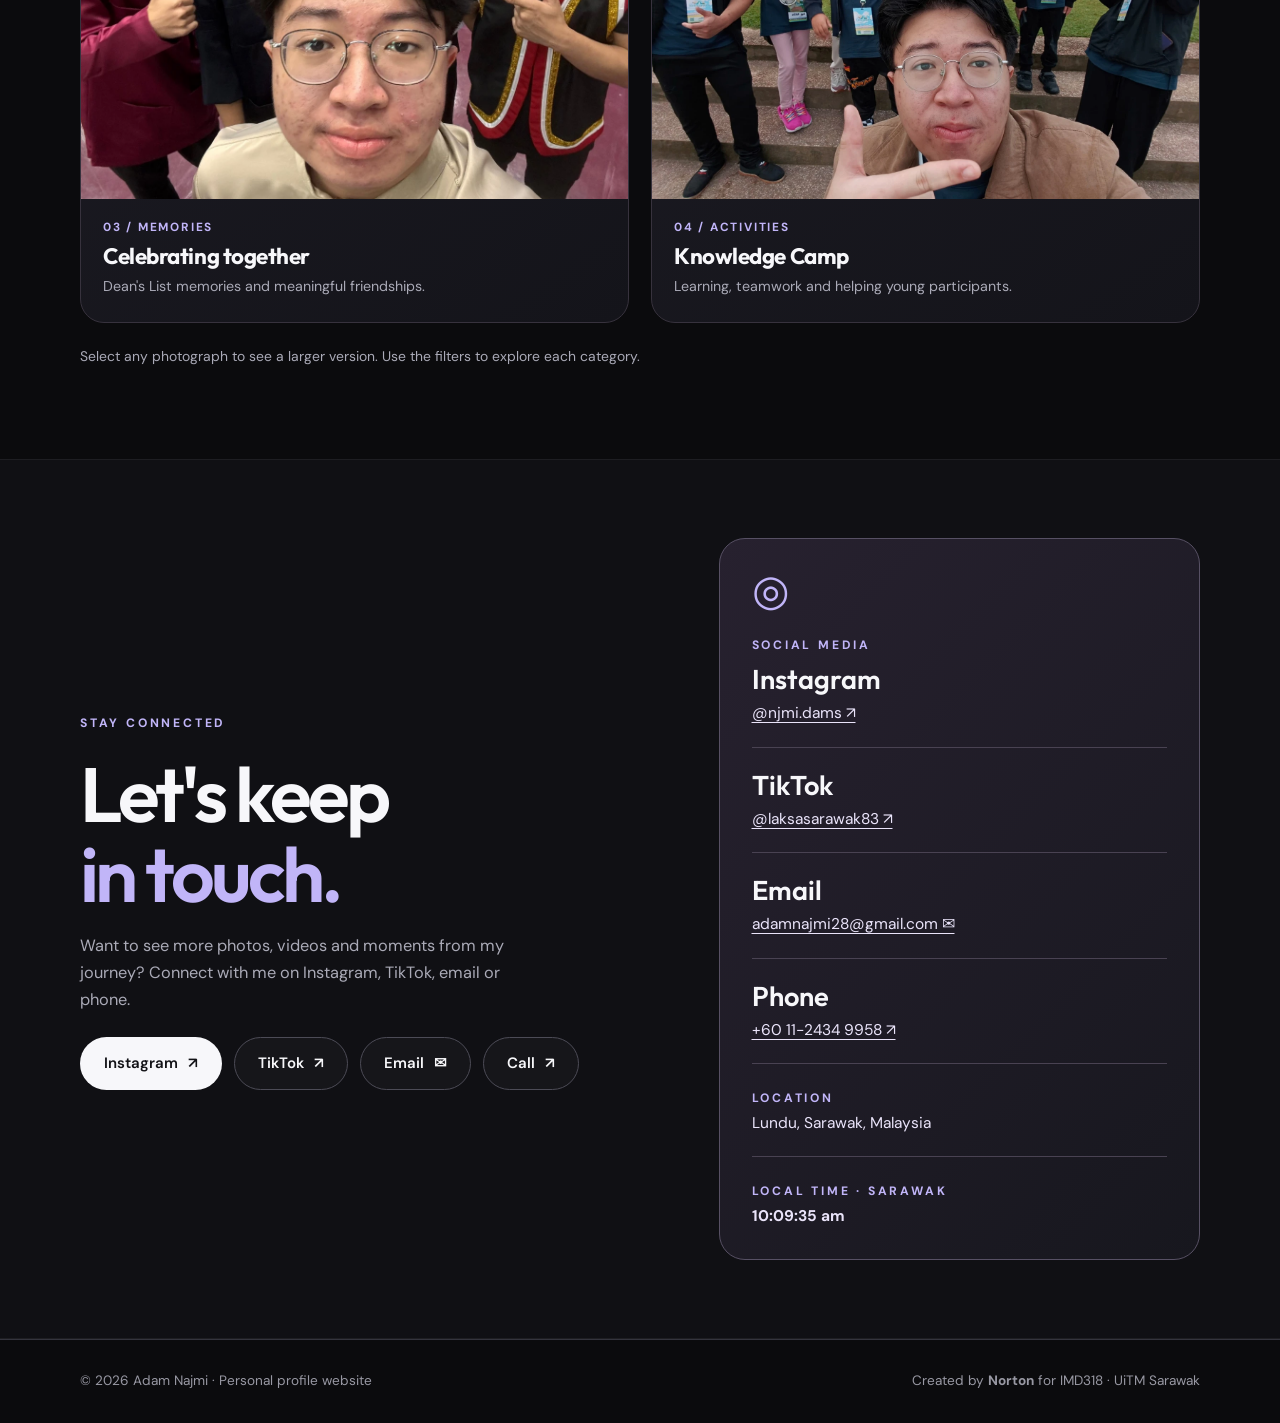
<file: gallery.html>
<!DOCTYPE html>
<html lang="en">
<head>
  <meta charset="UTF-8">
  <meta name="viewport" content="width=device-width, initial-scale=1">
  <meta name="description" content="Explore Adam Najmi's photography, friendships, university memories and contact information.">
  <title>Gallery &amp; Contact | Adam Najmi</title>
    <!-- Apply the saved theme before the page appears to prevent a flash. -->
  <script>
    (function () {
      try {
        const theme = localStorage.getItem('adam-najmi-theme');
        if (theme === 'light' || theme === 'dark') {
          document.documentElement.setAttribute('data-theme', theme);
        }
      } catch (error) { /* Dark theme remains the default. */ }
    })();
  </script>
<link rel="stylesheet" href="css/style.css">
  <script defer src="js/script.js"></script>
</head>
<body>
  <a class="skip" href="#main">Skip to main content</a>
  <header class="site-header"><div class="container nav-wrap">
    <a class="brand" href="index.html">ADAM NAJMI<span class="dot">.</span></a>
    
    <nav id="primary-nav" class="nav-links" aria-label="Main navigation">
      <a href="index.html">Home</a><a href="background.html">Background</a>
      <a href="education.html">Education</a><a href="experience.html">Experience</a>
      <a href="gallery.html" aria-current="page">Gallery &amp; Contact</a>
    </nav>
    <div class="nav-actions">
      <button class="theme-toggle" type="button" aria-pressed="false" aria-label="Switch to light mode" title="Switch to light mode">
        <span class="theme-icon" aria-hidden="true">☀</span>
        <span class="theme-label">Light mode</span>
      </button>
      <button type="button" class="nav-toggle" aria-controls="primary-nav" aria-expanded="false" aria-label="Toggle navigation">☰ Menu</button>
    </div>
  </div>
<!-- Live Malaysia time appears on every page (Asia/Kuching, UTC+8). -->
<div class="site-time-bar" aria-label="Local date and time in Sarawak, Malaysia">
  <div class="container site-time-inner">
    <span class="time-location"><span class="time-dot" aria-hidden="true"></span> Local Time <span class="time-region">· Sarawak, Malaysia (MYT)</span></span>
    <span class="time-reading"><time class="site-date" data-local-date>Loading date</time><span class="time-divider" aria-hidden="true"> · </span><time class="site-time clock" data-clock>--:--:--</time></span>
  </div>
</div>
</header>
  <main id="main">
    <section class="page-intro gallery-intro"><div class="container">
      <span class="eyebrow">04 / Gallery &amp; contact</span>
      <h1>Collected<br><em>moments.</em></h1>
      <p>A small collection of the people, places and experiences that tell my story.</p>
      <a class="text-arrow" href="#photos">Explore photographs <span aria-hidden="true">↗</span></a>
    </div></section>
    <section class="section" id="photos"><div class="container">
      <div class="section-heading"><span class="eyebrow">The photo journal</span>
        <h2>Life through my lens.</h2>
        <p>From quiet landscapes to the friendships and experiences that make university life memorable.</p>
      </div>
      <div class="gallery-filters" role="group" aria-label="Filter gallery photographs">
        <button class="gallery-filter active" type="button" data-gallery-filter="all" aria-pressed="true">All photos <span>04</span></button>
        <button class="gallery-filter" type="button" data-gallery-filter="portrait" aria-pressed="false">Portrait</button>
        <button class="gallery-filter" type="button" data-gallery-filter="photography" aria-pressed="false">Photography</button>
        <button class="gallery-filter" type="button" data-gallery-filter="memories" aria-pressed="false">Memories</button>
        <button class="gallery-filter" type="button" data-gallery-filter="activities" aria-pressed="false">Activities</button>
      </div>
      <div class="gallery-editorial" id="photo-grid">
        <figure class="photo-card photo-card-portrait" data-gallery-category="portrait">
          <button class="photo-open" type="button" data-photo-src="images/adam-portrait.jpg" data-photo-alt="Portrait of Adam wearing glasses, a black shirt and tie against a light background" data-photo-caption="01 / The person behind the story — Adam Najmi." aria-label="Enlarge portrait photo">
            <img src="images/adam-portrait.jpg" alt="Adam wearing glasses, a black shirt and tie, photographed against a light background" loading="lazy">
            <span class="photo-zoom" aria-hidden="true">↗</span>
          </button>
          <figcaption><span class="photo-num">01 / Portrait</span><strong>The person behind the story</strong><small>A little introduction to Adam Najmi.</small></figcaption>
        </figure>
        <figure class="photo-card photo-card-landscape" data-gallery-category="photography">
          <button class="photo-open" type="button" data-photo-src="images/adam-photography.jpg" data-photo-alt="Coastal landscape with beach, sea, forested mountain and dramatic clouds" data-photo-caption="02 / Captured by Adam — a peaceful coastal landscape." aria-label="Enlarge landscape photography">
            <img src="images/adam-photography.jpg" alt="Adam's landscape photograph of a sandy beach, blue sea, green mountain and cloud-filled sky" loading="lazy">
            <span class="photo-zoom" aria-hidden="true">↗</span>
          </button>
          <figcaption><span class="photo-num">02 / Photography</span><strong>Captured by Adam</strong><small>Finding beauty in nature and still moments.</small></figcaption>
        </figure>
        <figure class="photo-card photo-card-landscape" data-gallery-category="memories">
          <button class="photo-open" type="button" data-photo-src="images/deans-list-friends.jpg" data-photo-alt="Adam and four friends taking a group selfie at an academic celebration" data-photo-caption="03 / Dean's List memories — celebrating milestones with friends." aria-label="Enlarge Dean's List memory photo">
            <img src="images/deans-list-friends.jpg" alt="Adam and his friends taking a selfie at an academic celebration" loading="lazy">
            <span class="photo-zoom" aria-hidden="true">↗</span>
          </button>
          <figcaption><span class="photo-num">03 / Memories</span><strong>Celebrating together</strong><small>Dean's List memories and meaningful friendships.</small></figcaption>
        </figure>
        <figure class="photo-card photo-card-landscape" data-gallery-category="activities">
          <button class="photo-open" type="button" data-photo-src="images/knowledge-camp.jpg" data-photo-alt="Group photo with participants and mentors during a knowledge camp activity" data-photo-caption="04 / Knowledge Camp — memorable moments during internship at Pustaka Negeri Sarawak." aria-label="Enlarge Knowledge Camp photo">
            <img src="images/knowledge-camp.jpg" alt="Mentors and young participants posing together during a Knowledge Camp programme" loading="lazy">
            <span class="photo-zoom" aria-hidden="true">↗</span>
          </button>
          <figcaption><span class="photo-num">04 / Activities</span><strong>Knowledge Camp</strong><small>Learning, teamwork and helping young participants.</small></figcaption>
        </figure>
      </div>
      <p class="gallery-tip">Select any photograph to see a larger version. Use the filters to explore each category.</p>
    </div></section>
    <section class="section section-alt" id="contact"><div class="container">
      <div class="contact-editorial"><div>
        <span class="eyebrow">Stay connected</span>
        <h2>Let's keep<br><em>in touch.</em></h2>
        <p>Want to see more photos, videos and moments from my journey? Connect with me on Instagram, TikTok, email or phone.</p>
        <div class="contact-actions">
          <a class="button button-primary" href="https://www.instagram.com/njmi.dams/" target="_blank" rel="noopener noreferrer" aria-label="Visit Adam Najmi on Instagram, opens in a new tab">Instagram <span aria-hidden="true">↗</span></a>
          <a class="button button-secondary" href="https://www.tiktok.com/@laksasarawak83" target="_blank" rel="noopener noreferrer" aria-label="Visit Adam Najmi on TikTok, opens in a new tab">TikTok <span aria-hidden="true">↗</span></a>
          <a class="button button-secondary" href="mailto:adamnajmi28@gmail.com" aria-label="Email Adam Najmi">Email <span aria-hidden="true">✉</span></a>
          <a class="button button-secondary" href="tel:+601124349958" aria-label="Call Adam Najmi">Call <span aria-hidden="true">↗</span></a>
        </div>
      </div><div class="contact-detail">
        <span class="contact-icon" aria-hidden="true">◎</span>
        <span class="eyebrow">Social media</span>
        <h3>Instagram</h3>
        <p><a href="https://www.instagram.com/njmi.dams/" target="_blank" rel="noopener noreferrer">@njmi.dams ↗</a></p>
        <div class="contact-divider"></div>
        <h3>TikTok</h3>
        <p><a href="https://www.tiktok.com/@laksasarawak83" target="_blank" rel="noopener noreferrer">@laksasarawak83 ↗</a></p>
        <div class="contact-divider"></div>
        <h3>Email</h3>
        <p><a href="mailto:adamnajmi28@gmail.com">adamnajmi28@gmail.com ✉</a></p>
        <div class="contact-divider"></div>
        <h3>Phone</h3>
        <p><a href="tel:+601124349958">+60 11-2434 9958 ↗</a></p>
        <div class="contact-divider"></div>
        <span class="eyebrow">Location</span>
        <p>Lundu, Sarawak, Malaysia</p>
        <div class="contact-divider"></div>
        <span class="eyebrow">Local time · Sarawak</span>
        <p><strong class="clock" data-clock>--:--:--</strong></p>
      </div></div>
    </div></section>
  </main>
  <dialog id="photo-dialog" class="photo-dialog" aria-label="Expanded gallery photograph">
    <button type="button" class="dialog-close" aria-label="Close image">✕</button>
    <img id="dialog-img" src="images/adam-photography.jpg" alt="">
    <p id="dialog-caption"></p>
  </dialog>
  <footer class="footer"><div class="container footer-inner"><span>© <span data-year>2026</span> Adam Najmi · Personal profile website</span><span>Created by <strong>Norton</strong> for IMD318 · UiTM Sarawak</span></div></footer>
</body>
</html>
</file>
<file: css/style.css>
@import url('https://fonts.googleapis.com/css2?family=DM+Sans:wght@400;500;600;700&family=Outfit:wght@300;400;500;600;700;800&display=swap');
:root{--bg:#0b0b0d;--panel:#141418;--panel2:#1b1b21;--ink:#f7f7fa;--muted:#aaaab7;--border:#34343d;--silver:#d8d6e2;--accent:#c1b5f8;--radius:22px}
*{box-sizing:border-box}html{scroll-behavior:smooth}body{margin:0;background:var(--bg);color:var(--ink);font-family:'DM Sans',Arial,sans-serif;line-height:1.65}a{color:inherit;text-decoration:none}button{font:inherit}img{max-width:100%}.container{width:min(1120px,calc(100% - 44px));margin:auto}.skip{position:absolute;top:-100px;left:20px;padding:10px 20px;background:white;color:black;z-index:20}.skip:focus{top:10px}.site-header{position:sticky;top:0;z-index:10;background:rgba(11,11,13,.87);backdrop-filter:blur(16px);border-bottom:1px solid rgba(255,255,255,.09)}.nav-wrap{min-height:78px;display:flex;align-items:center;justify-content:space-between;gap:24px}.brand{font-family:Outfit,Arial,sans-serif;font-size:1.15rem;font-weight:700;letter-spacing:.11em;white-space:nowrap}.brand .dot{color:var(--accent)}.nav-links{display:flex;align-items:center;gap:26px}.nav-links a{font-size:.91rem;color:#bebec8;transition:color .2s}.nav-links a:hover,.nav-links a[aria-current="page"]{color:var(--ink)}.nav-links a[aria-current="page"]{border-bottom:1px solid var(--accent);padding-bottom:4px}.nav-toggle{display:none;background:none;border:1px solid var(--border);border-radius:10px;padding:8px 13px;color:var(--ink);cursor:pointer}.eyebrow{text-transform:uppercase;font-size:.76rem;letter-spacing:.23em;color:var(--accent);font-weight:700}.hero{position:relative;overflow:hidden;padding:112px 0 104px;min-height:650px;display:flex;align-items:center}.hero::before{content:'';position:absolute;right:-200px;top:-180px;width:660px;height:660px;pointer-events:none;background:radial-gradient(circle,rgba(159,139,251,.18),transparent 67%)}.hero-grid{display:grid;grid-template-columns:1.2fr .8fr;align-items:center;gap:48px}.hero h1,.page-intro h1{font-family:Outfit,Arial,sans-serif;font-weight:600;line-height:1.04;letter-spacing:-.055em;margin:20px 0;font-size:clamp(3.4rem,8vw,7rem)}.hero h1 em{font-style:normal;color:var(--accent)}.lead{max-width:630px;color:#babac5;font-size:1.14rem}.hero-actions{display:flex;gap:13px;flex-wrap:wrap;margin-top:32px}.button{display:inline-flex;justify-content:center;align-items:center;gap:10px;border-radius:999px;padding:13px 23px;font-size:.94rem;font-weight:600;border:1px solid transparent;transition:transform .2s,background .2s}.button:hover{transform:translateY(-2px)}.button-primary{background:var(--ink);color:#121216}.button-secondary{border-color:#4c4b56;background:rgba(255,255,255,.025)}.monogram-wrap{min-height:370px;position:relative;display:grid;place-items:center}.monogram{width:min(355px,80vw);aspect-ratio:1;border-radius:44% 56% 64% 36% / 44% 38% 62% 56%;display:grid;place-items:center;background:linear-gradient(140deg,#282632,#111114 60%,#342c4c);border:1px solid #4e465e;box-shadow:0 0 110px rgba(186,170,249,.12),inset 0 0 80px rgba(194,176,255,.07);transform:rotate(-8deg);animation:float 7s ease-in-out infinite}.monogram span{font:500 clamp(7rem,13vw,10rem)/1 Outfit,Arial,sans-serif;letter-spacing:-.1em;color:#d8d2f1;transform:rotate(8deg) translateX(-7px)}.orbit-label{position:absolute;bottom:4%;right:1%;background:var(--panel);border:1px solid var(--border);border-radius:99px;padding:11px 17px;font-size:.82rem;color:#dad7e4}@keyframes float{0%,100%{transform:rotate(-8deg) translateY(0)}50%{transform:rotate(-5deg) translateY(-13px)}}.section{padding:78px 0}.section-alt{background:#101014;border-block:1px solid rgba(255,255,255,.06)}.section-heading{max-width:730px;margin:0 0 30px}.section-heading h2{font-family:Outfit,Arial,sans-serif;font-size:clamp(2rem,4vw,3.5rem);line-height:1.14;letter-spacing:-.04em;margin:10px 0}.section-heading p{color:var(--muted);margin:0}.cards{display:grid;grid-template-columns:repeat(3,1fr);gap:18px}.card{background:linear-gradient(145deg,#1b1b21,#121216);border:1px solid var(--border);border-radius:var(--radius);padding:27px;min-height:170px}.card .symbol{font-size:1.5rem}.card h3{font:600 1.3rem Outfit,Arial,sans-serif;margin:13px 0 8px}.card p{margin:0;color:var(--muted)}.page-intro{padding:97px 0 45px}.page-intro h1{font-size:clamp(3rem,6vw,5.3rem)}.page-intro p{color:var(--muted);max-width:720px;font-size:1.1rem}.content-grid{display:grid;grid-template-columns:1fr 1fr;gap:20px}.info-list{display:grid;gap:14px}.info-row{display:grid;grid-template-columns:145px 1fr;gap:20px;border-bottom:1px solid var(--border);padding:15px 0}.info-row dt{color:var(--muted)}.info-row dd{margin:0;font-weight:600}.feature{background:var(--panel);border:1px solid var(--border);border-radius:24px;padding:30px}.feature h2{font-family:Outfit,Arial,sans-serif;font-size:1.65rem;margin:0 0 14px}.feature p,.feature li{color:var(--muted)}.feature ul{padding-left:18px}.timeline{border-left:1px solid #615b75;margin:20px 0 0 12px;padding:0 0 0 30px}.timeline-item{position:relative;margin:0 0 34px}.timeline-item::before{content:'';position:absolute;width:11px;height:11px;border:3px solid var(--accent);background:var(--bg);border-radius:50%;left:-39px;top:6px}.timeline-item h2{font:600 1.5rem Outfit,Arial,sans-serif;margin:0 0 6px}.timeline-item p{color:var(--muted);margin:4px 0}.note{padding:17px 21px;border:1px dashed #5b536d;border-radius:15px;color:var(--muted);background:rgba(193,181,248,.035)}.gallery-grid{display:grid;grid-template-columns:repeat(3,1fr);gap:18px}.gallery-card{margin:0;background:#17171c;border:1px solid var(--border);border-radius:20px;overflow:hidden}.gallery-placeholder{aspect-ratio:4/3;display:grid;place-items:center;background:radial-gradient(circle at 20% 20%,#34303e,transparent 60%),linear-gradient(135deg,#27252e,#121216);font:600 3rem Outfit,Arial,sans-serif;color:#afa8c4}.gallery-card figcaption{padding:14px 18px;color:var(--muted);font-size:.9rem}.contact-banner{padding:30px;border:1px solid var(--border);border-radius:24px;background:linear-gradient(125deg,#262130,#151519)}.footer{border-top:1px solid var(--border);padding:30px 0;color:#9898a3;font-size:.85rem}.footer-inner{display:flex;justify-content:space-between;gap:12px;flex-wrap:wrap}.muted{color:var(--muted)}.chip{display:inline-flex;padding:8px 13px;border:1px solid var(--border);border-radius:99px;color:#ccc9d7;margin:3px}.clock{font-variant-numeric:tabular-nums}a:focus-visible,button:focus-visible{outline:3px solid var(--accent);outline-offset:4px}@media(max-width:780px){.nav-toggle{display:block}.nav-links{display:none;position:absolute;left:0;right:0;top:78px;background:#151519;border-bottom:1px solid var(--border);padding:20px 22px;flex-direction:column;align-items:flex-start;gap:19px}.nav-links.open{display:flex}.hero{padding:70px 0}.hero-grid{grid-template-columns:1fr}.monogram-wrap{min-height:280px;grid-row:1}.monogram{width:240px}.monogram span{font-size:7rem}.orbit-label{right:15%}.cards,.gallery-grid{grid-template-columns:1fr 1fr}.content-grid{grid-template-columns:1fr}}@media(max-width:530px){.cards,.gallery-grid{grid-template-columns:1fr}.container{width:min(100% - 32px,1120px)}.hero{padding:45px 0 70px}.hero h1{font-size:clamp(3.4rem,13vw,5rem)}.page-intro{padding:65px 0 28px}.section{padding:60px 0}.info-row{grid-template-columns:1fr;gap:2px}}
@media(prefers-reduced-motion:reduce){*,*::before,*::after{animation-duration:.01ms!important;scroll-behavior:auto!important;transition-duration:.01ms!important}}

/* Education page: accessible summary table */
.table-scroll{overflow-x:auto;border:1px solid var(--border);border-radius:18px;background:var(--panel)}
.edu-table{border-collapse:collapse;width:100%;min-width:540px;text-align:left}
.edu-table caption{caption-side:top;text-align:left;padding:17px 21px;color:var(--muted);font-size:.88rem}
.edu-table th,.edu-table td{padding:17px 21px;border-top:1px solid var(--border)}
.edu-table th{font-family:Outfit,Arial,sans-serif;color:var(--accent);font-weight:600;background:rgba(193,181,248,.06)}
.edu-table td{color:#dddde4}.edu-table tbody tr:hover{background:rgba(193,181,248,.045)}
.inline-link{color:var(--accent);text-decoration:underline;text-underline-offset:4px}


/* Education-photo timeline: original, responsive layout */
#education-timeline .timeline{margin-top:30px}
#education-timeline .timeline-item{margin-bottom:22px;padding:29px 29px 30px;border:1px solid var(--border);border-radius:23px;background:linear-gradient(130deg,#1a1920,#111114);box-shadow:0 16px 42px rgba(0,0,0,.12)}
#education-timeline .timeline-item::before{left:-40px;top:31px;box-shadow:0 0 0 5px var(--bg)}
.education-story{display:grid;grid-template-columns:minmax(0,1.15fr) minmax(250px,.85fr);align-items:center;gap:28px}
.education-copy{min-width:0}
.education-copy h2{font-size:clamp(1.55rem,2.7vw,2.15rem);margin:7px 0 14px}
.education-copy p{margin:11px 0;color:#bcb9c8;line-height:1.75}
.education-copy strong{color:#f4f0ff}
.education-figure{margin:0;min-width:0}
.education-photo-link{display:block;position:relative;overflow:hidden;aspect-ratio:4/3;border:1px solid #454150;border-radius:17px;background:#272531;box-shadow:0 20px 40px rgba(0,0,0,.16)}
.education-photo-link::after{content:'↗';position:absolute;right:12px;top:12px;border-radius:50%;width:35px;height:35px;display:grid;place-items:center;background:rgba(9,9,12,.75);font-size:1.2rem;color:#fff}
.education-photo-link img{display:block;width:100%;height:100%;object-fit:cover;transition:transform .35s ease;}
.education-photo-link:hover img{transform:scale(1.045)}
.education-figure figcaption{font-size:.79rem;color:var(--muted);letter-spacing:.015em;margin-top:10px}
@media(max-width:820px){.education-story{grid-template-columns:1fr;gap:22px}.education-photo-link{aspect-ratio:16/9}}
@media(max-width:530px){#education-timeline .timeline{margin-left:7px;padding-left:20px}#education-timeline .timeline-item{padding:20px}#education-timeline .timeline-item::before{left:-29px}.education-photo-link{aspect-ratio:4/3}}


/* Experience page — handcrafted dark editorial layout */
.experience-hero{position:relative;isolation:isolate;overflow:hidden;padding-bottom:86px}
.experience-hero:before{content:"";position:absolute;z-index:-1;right:-150px;top:-160px;width:630px;height:560px;background:radial-gradient(circle,rgba(193,181,248,.14),transparent 67%);pointer-events:none}
.experience-hero h1 em{color:var(--accent);font-style:normal}
.exp-stack{display:grid;gap:22px}
.exp-card{border:1px solid #3b3743;border-radius:25px;background:linear-gradient(135deg,#1d1b23 0%,#121216 75%);overflow:hidden;transition:transform .22s,border-color .22s}
.exp-card:hover{transform:translateY(-3px);border-color:#756a91}
.exp-meta{padding:19px 28px;display:flex;justify-content:space-between;align-items:center;gap:18px;flex-wrap:wrap;border-bottom:1px solid rgba(255,255,255,.09)}
.exp-tag{color:#d6c7ff;font-size:.75rem;letter-spacing:.16em;text-transform:uppercase;font-weight:700}
.exp-dates{color:#aaa7b7;font-size:.88rem}
.exp-card-body{padding:32px 30px 37px;display:grid;grid-template-columns:.85fr 1.15fr;gap:38px}
.exp-number{color:#8b809e;font-size:.82rem;letter-spacing:.18em}
.exp-card h3{font-family:Outfit,Arial,sans-serif;line-height:1.15;letter-spacing:-.035em;font-size:clamp(1.65rem,3vw,2.45rem);margin:14px 0 8px}
.exp-subtitle{color:var(--accent)!important;font-size:.9rem}
.exp-card p,.volunteer-card p,.reflection-card p,.achievement-card p{color:#bdbac9;margin:0 0 13px;line-height:1.75}
.exp-card strong,.volunteer-card strong,.achievement-card strong{color:#f0ecfa}
.exp-tags{display:flex;gap:9px;flex-wrap:wrap;margin-top:22px}
.exp-tags span{font-size:.78rem;color:#ddd7ec;background:#292530;border:1px solid #51495c;border-radius:99px;padding:7px 12px}
.volunteer-card{display:grid;grid-template-columns:105px 1fr;gap:26px;max-width:950px;padding:32px;background:linear-gradient(125deg,#292332,#17151c);border:1px solid #554c68;border-radius:25px}
.volunteer-mark{display:grid;place-items:center;width:84px;height:84px;border-radius:20px;background:rgba(193,181,248,.1);color:var(--accent);font-size:2.5rem;border:1px solid rgba(193,181,248,.28)}
.volunteer-card h3{font-family:Outfit,Arial,sans-serif;font-size:clamp(1.5rem,3vw,2.2rem);line-height:1.2;margin:8px 0 18px}
.skill-grid,.reflection-grid,.achievement-grid{display:grid;grid-template-columns:1fr 1fr;gap:20px}
.skill-panel,.reflection-card,.achievement-card{border-radius:23px;border:1px solid var(--border);background:linear-gradient(145deg,#1c1b22,#121216);padding:30px}
.skill-panel-icon{display:grid;place-items:center;width:51px;height:51px;border-radius:15px;background:#332d42;color:#d8c9ff;font-size:1.6rem;margin-bottom:16px}
.skill-panel h3,.reflection-card h3,.achievement-card h3{font:600 1.55rem Outfit,Arial,sans-serif;margin:4px 0 16px;letter-spacing:-.02em}
.skill-list{list-style:none;padding:0;margin:0;display:grid;gap:12px}
.skill-list li{display:flex;gap:12px;align-items:baseline;color:#dad7e2;border-bottom:1px solid rgba(255,255,255,.07);padding-bottom:11px}
.skill-list li:before{content:'✧';color:var(--accent);font-size:1.05rem}
.reflection-card{min-height:220px}.reflection-index{display:block;font-size:.77rem;color:var(--accent);font-weight:700;letter-spacing:.13em;text-transform:uppercase;margin-bottom:12px}
.achievement-card{display:flex;gap:20px;align-items:flex-start}
.achievement-ornament{display:grid;place-items:center;flex:0 0 55px;width:55px;height:55px;border-radius:17px;background:#312b3d;color:#dccbff;font-size:1.7rem}
.achievement-card h3{margin:6px 0 11px}
.exp-next{margin-top:28px;color:var(--muted)}
@media(max-width:780px){.exp-card-body{grid-template-columns:1fr;gap:15px}.skill-grid,.reflection-grid,.achievement-grid{grid-template-columns:1fr}}
@media(max-width:530px){.experience-hero{padding-bottom:55px}.exp-meta{padding:16px 19px}.exp-card-body{padding:22px 19px 27px}.volunteer-card{grid-template-columns:1fr;padding:23px;gap:15px}.volunteer-mark{width:61px;height:61px;font-size:2rem}.skill-panel,.reflection-card,.achievement-card{padding:22px}.achievement-card{gap:14px}.achievement-ornament{flex-basis:43px;width:43px;height:43px;font-size:1.4rem}}

/* Experience photographs: original responsive media cards */
.experience-figure{margin:24px 0 0;min-width:0}
.experience-photo-link{display:block;overflow:hidden;border-radius:17px;border:1px solid #585165;background:#24212a;aspect-ratio:3/2;position:relative}
.experience-photo-link:after{content:'↗';position:absolute;top:11px;right:12px;width:34px;height:34px;border-radius:50%;display:grid;place-items:center;background:rgba(11,11,15,.82);color:#fff;font-size:1.15rem}
.experience-photo-link img{width:100%;height:100%;object-fit:cover;display:block;transition:transform .3s ease}
.experience-photo-link:hover img{transform:scale(1.04)}
.experience-figure-portrait .experience-photo-link img{object-position:50% 65%}
.experience-figure figcaption{font-size:.8rem;color:var(--muted);margin-top:9px}
.experience-figure-wide .experience-photo-link{max-width:740px;aspect-ratio:16/9}
@media(max-width:780px){.exp-card-body .experience-figure{max-width:620px}.experience-figure-wide .experience-photo-link{aspect-ratio:3/2}}
@media(prefers-reduced-motion:reduce){.experience-photo-link img{transition:none}}

/* Gallery + contact page: handcrafted, responsive photo journal */
.gallery-intro{position:relative;overflow:hidden;padding-bottom:72px;background:radial-gradient(ellipse 55% 100% at 83% 20%,rgba(193,181,248,.13),transparent 70%)}
.gallery-intro h1 em,.contact-editorial h2 em{font-style:normal;color:var(--accent)}
.text-arrow{display:inline-flex;gap:14px;align-items:center;margin-top:20px;color:var(--accent);font-weight:700;border-bottom:1px solid rgba(193,181,248,.4);padding-bottom:6px}
.gallery-filters{display:flex;flex-wrap:wrap;gap:10px;margin:28px 0 25px}
.gallery-filter{background:transparent;border:1px solid #4a4551;color:#c6c3cd;border-radius:50px;padding:10px 17px;cursor:pointer;transition:.18s ease;font-weight:600;font-size:.86rem}
.gallery-filter span{font-size:.72rem;color:inherit;opacity:.65;margin-left:5px}
.gallery-filter:hover,.gallery-filter.active{background:#d4c9ff;color:#16121f;border-color:#d4c9ff}
.gallery-editorial{display:grid;grid-template-columns:repeat(2,minmax(0,1fr));gap:22px}
.photo-card{margin:0;background:linear-gradient(145deg,#1c1b23,#14141a);border:1px solid #37323d;border-radius:24px;overflow:hidden;min-width:0}
.photo-card[hidden]{display:none}
.photo-open{display:block;border:0;padding:0;cursor:zoom-in;position:relative;overflow:hidden;background:#1f1d25;width:100%;aspect-ratio:15/10;text-align:left}
.photo-card-portrait .photo-open{aspect-ratio:15/10}
.photo-open img{display:block;width:100%;height:100%;object-fit:cover;transition:transform .45s ease,filter .45s ease}
.photo-card-portrait .photo-open img{object-position:50% 30%}
.photo-open:hover img{transform:scale(1.045);filter:brightness(.88)}
.photo-zoom{display:grid;place-items:center;position:absolute;top:17px;right:17px;border:1px solid rgba(255,255,255,.3);border-radius:50%;width:38px;height:38px;background:rgba(12,11,17,.65);font-size:1.35rem;color:white}
.photo-card figcaption{display:grid;gap:4px;padding:19px 22px 23px}
.photo-num{font-size:.74rem;letter-spacing:.15em;text-transform:uppercase;color:var(--accent);font-weight:700}
.photo-card figcaption strong{font-family:Outfit,Arial,sans-serif;font-size:1.4rem;letter-spacing:-.02em;line-height:1.3}
.photo-card figcaption small{color:var(--muted);font-size:.89rem}
.gallery-tip{font-size:.87rem;color:var(--muted);margin-top:22px}
.contact-editorial{display:grid;grid-template-columns:1.1fr .9fr;gap:50px;align-items:center}
.contact-editorial h2{font:600 clamp(3rem,6vw,5.2rem)/1.04 Outfit,Arial,sans-serif;letter-spacing:-.05em;margin:19px 0}
.contact-editorial p{max-width:460px;color:var(--muted);margin:0 0 23px;font-size:1.02rem}
.contact-detail{background:linear-gradient(135deg,#27212f,#17171e);border:1px solid #575064;border-radius:26px;padding:30px 32px}
.contact-detail .contact-icon{display:block;font-size:2.7rem;color:var(--accent);line-height:1;margin-bottom:18px}
.contact-detail h3{font:600 1.7rem Outfit,Arial,sans-serif;margin:5px 0}
.contact-detail p{margin:0;font-size:.97rem;color:#eae4fa}
.contact-detail p a{color:#eae4fa;text-decoration:underline;text-underline-offset:4px}
.contact-divider{border-top:1px solid #494252;margin:20px 0}
.photo-dialog{border:1px solid #60576d;border-radius:20px;background:#14131a;color:#faf8ff;max-width:min(1100px,94vw);max-height:94vh;padding:16px;box-shadow:0 30px 100px rgba(0,0,0,.7)}
.photo-dialog::backdrop{background:rgba(0,0,0,.85);backdrop-filter:blur(6px)}
.photo-dialog img{display:block;max-width:min(1030px,calc(94vw - 32px));max-height:77vh;width:auto;height:auto;object-fit:contain;margin:auto;border-radius:11px}
.photo-dialog p{margin:12px 2px 0;color:#dad4e7;font-size:.88rem}
.dialog-close{position:absolute;top:22px;right:22px;background:#19171fe8;color:#fff;border:1px solid #786f83;border-radius:50%;width:39px;height:39px;cursor:pointer}
.hero-photo{width:min(370px,83vw);height:430px;object-fit:cover;object-position:center 22%;border-radius:38% 38% 25% 25%;border:1px solid #625c76;box-shadow:0 25px 100px rgba(193,181,248,.13);animation:photoFloat 7s ease-in-out infinite}
@keyframes photoFloat{50%{transform:translateY(-11px)}}
.background-portrait{display:grid;grid-template-columns:220px 1fr;gap:26px;align-items:center;background:linear-gradient(135deg,#221e2a,#141419);border:1px solid var(--border);border-radius:24px;padding:22px;margin:0 0 22px}
.background-portrait img{width:100%;height:225px;object-fit:cover;object-position:center 24%;border-radius:15px}
.background-portrait h2{font:600 1.65rem Outfit,Arial,sans-serif;margin:10px 0 5px}
.background-portrait p{color:var(--muted);margin:0}
@media(max-width:780px){.contact-editorial{grid-template-columns:1fr;gap:28px}.hero-photo{height:320px;width:280px}.background-portrait{grid-template-columns:160px 1fr}}
@media(max-width:570px){.gallery-editorial{grid-template-columns:1fr}.photo-open,.photo-card-portrait .photo-open{aspect-ratio:4/3}.background-portrait{grid-template-columns:1fr}.background-portrait img{height:280px}.contact-detail{padding:24px}}
@media(prefers-reduced-motion:reduce){.photo-open img,.hero-photo{transition:none;animation:none}}

/* Contact social platforms */
.contact-actions{display:flex;gap:12px;flex-wrap:wrap;align-items:center;margin-top:22px}
.contact-detail a:hover{color:var(--accent)}


/* ===========================================================
   Accessible Light / Dark Mode
   Default: original Midnight Aesthetic dark theme
   Toggle stored by js/script.js and shared across all five pages.
   =========================================================== */
:root{color-scheme:dark}
:root[data-theme="light"]{
  color-scheme:light;
  --bg:#f9f8fc;
  --panel:#ffffff;
  --panel2:#f3f0fa;
  --ink:#241e32;
  --muted:#605a6f;
  --border:#dcd6e7;
  --silver:#625a70;
  --accent:#624a9e;
}
body,.site-header,.section-alt,.card,.feature,.gallery-card,.contact-banner,
.theme-toggle,.photo-card,.exp-card,.skill-panel,.reflection-card,.achievement-card,
#education-timeline .timeline-item,.contact-detail,.background-portrait{
  transition:background-color .25s ease,color .25s ease,border-color .25s ease;
}
/* Header control, visible on desktop and mobile. */
.nav-actions{display:flex;align-items:center;gap:10px;flex-shrink:0}
.theme-toggle{
  border:1px solid var(--border);border-radius:999px;
  background:var(--panel2);color:var(--ink);font:600 .86rem 'DM Sans',Arial,sans-serif;
  cursor:pointer;display:inline-flex;gap:8px;align-items:center;justify-content:center;
  padding:10px 14px;white-space:nowrap;
}
.theme-toggle:hover{border-color:var(--accent);transform:translateY(-1px)}
.theme-icon{font-size:1.1rem;line-height:1}
.theme-label{line-height:1.1}
:root[data-theme="light"] .site-header{
  background:rgba(249,248,252,.92);border-bottom-color:#e3ddec;
}
:root[data-theme="light"] .nav-links a{color:#534b64}
:root[data-theme="light"] .nav-links a:hover,
:root[data-theme="light"] .nav-links a[aria-current="page"]{color:var(--ink)}
:root[data-theme="light"] .lead{color:#554d63}
:root[data-theme="light"] .button-primary{background:#312541;color:#fff}
:root[data-theme="light"] .button-secondary{background:#fff;border-color:#c9bfd9;color:var(--ink)}
:root[data-theme="light"] .section-alt{background:#f1eef7;border-block-color:#ddd5e7}
:root[data-theme="light"] .card{background:linear-gradient(145deg,#fff,#f5f2fa)}
:root[data-theme="light"] .orbit-label{color:var(--ink)}
:root[data-theme="light"] .monogram{background:linear-gradient(145deg,#e4dbf4,#f3f0f8 65%,#d5c9ec);border-color:#c5b6df}
:root[data-theme="light"] .monogram span{color:#443665}
:root[data-theme="light"] .timeline{border-left-color:#bdb1d6}
:root[data-theme="light"] .note{border-color:#c6b8d6;background:#f4f0fa}
:root[data-theme="light"] .footer{color:#716a7e}
:root[data-theme="light"] .chip{color:#4d425f}
:root[data-theme="light"] .gallery-card{background:#fff}
:root[data-theme="light"] .gallery-placeholder{background:linear-gradient(135deg,#eee7f5,#dbd0ea);color:#5a467b}
:root[data-theme="light"] .contact-banner{background:linear-gradient(125deg,#eee7f8,#fff)}
:root[data-theme="light"] .edu-table td{color:var(--ink)}
:root[data-theme="light"] .edu-table th{background:#ede7f7}
:root[data-theme="light"] .edu-table tbody tr:hover{background:#f1ebfa}
:root[data-theme="light"] #education-timeline .timeline-item{
  background:linear-gradient(130deg,#fff,#f6f2fb);
  box-shadow:0 13px 35px rgba(52,33,84,.06);
}
:root[data-theme="light"] .education-copy p{color:#595368}
:root[data-theme="light"] .education-copy strong{color:var(--ink)}
:root[data-theme="light"] .education-photo-link{border-color:#d1c6dc;background:#f1ebf6;box-shadow:0 13px 30px rgba(52,33,84,.08)}
:root[data-theme="light"] .exp-card{background:linear-gradient(135deg,#fff,#f6f3fb);border-color:var(--border)}
:root[data-theme="light"] .exp-card:hover{border-color:#9f90bd}
:root[data-theme="light"] .exp-meta{border-bottom-color:#e6dfeb}
:root[data-theme="light"] .exp-tag{color:var(--accent)}
:root[data-theme="light"] .exp-dates,:root[data-theme="light"] .exp-number{color:#655d70}
:root[data-theme="light"] .exp-card p,
:root[data-theme="light"] .volunteer-card p,
:root[data-theme="light"] .reflection-card p,
:root[data-theme="light"] .achievement-card p{color:#5b5568}
:root[data-theme="light"] .exp-card strong,
:root[data-theme="light"] .volunteer-card strong,
:root[data-theme="light"] .achievement-card strong{color:#281f38}
:root[data-theme="light"] .exp-tags span{color:#443755;background:#eee8f5;border-color:#d8cce4}
:root[data-theme="light"] .volunteer-card{background:linear-gradient(125deg,#f1ebf8,#fff);border-color:#d5cbe1}
:root[data-theme="light"] .skill-panel,
:root[data-theme="light"] .reflection-card,
:root[data-theme="light"] .achievement-card{background:linear-gradient(145deg,#fff,#f6f3fb)}
:root[data-theme="light"] .skill-panel-icon,
:root[data-theme="light"] .achievement-ornament{background:#e8dff5;color:#644d95}
:root[data-theme="light"] .skill-list li{color:#3e3650;border-bottom-color:#e5deeb}
:root[data-theme="light"] .experience-photo-link{border-color:#cdc2dd;background:#ece5f5}
:root[data-theme="light"] .gallery-filter{border-color:#bdb1cd;color:#544964}
:root[data-theme="light"] .gallery-filter:hover,
:root[data-theme="light"] .gallery-filter.active{background:#55417d;color:#fff;border-color:#55417d}
:root[data-theme="light"] .photo-card{background:linear-gradient(145deg,#fff,#f7f4fb);border-color:#ddd4e9}
:root[data-theme="light"] .photo-open{background:#ebe5f3}
:root[data-theme="light"] .contact-detail{background:linear-gradient(135deg,#eee7f6,#fff);border-color:#cfc2e1}
:root[data-theme="light"] .contact-detail p,
:root[data-theme="light"] .contact-detail p a{color:#342945}
:root[data-theme="light"] .contact-divider{border-color:#d3c8df}
:root[data-theme="light"] .background-portrait{background:linear-gradient(135deg,#f0eaf8,#fff)}
/* Keep photo overlay and full-screen viewer dark for readable controls in either mode. */
:root[data-theme="light"] .photo-dialog{background:#fff;color:#241e32;border-color:#d1c6df}
:root[data-theme="light"] .photo-dialog p{color:#4e465c}
:root[data-theme="light"] .dialog-close{background:#292135;color:#fff}
/* Keep skip-to-content clearly visible and focusable in both themes. */
:root[data-theme="light"] .skip{background:#241e32;color:#fff}
@media(max-width:1050px){
  .nav-links{gap:14px}
  .nav-links a{font-size:.85rem}
  .nav-wrap{gap:14px}
  .theme-toggle{padding:10px 11px}
}
@media(max-width:780px){
  .nav-wrap{gap:12px}
  .nav-actions{margin-left:auto}
  .nav-links{top:78px}
  :root[data-theme="light"] .nav-links{background:#fff;border-bottom-color:#ddd4e9}
}
@media(max-width:430px){
  .theme-toggle{width:42px;height:42px;padding:0}
  .theme-label{display:none}
  .nav-toggle{padding:8px 10px}
  .brand{font-size:1rem;letter-spacing:.07em}
}
@media(prefers-reduced-motion:reduce){
  body,.site-header,.section-alt,.card,.feature,.gallery-card,.contact-banner,
  .theme-toggle,.photo-card,.exp-card,.skill-panel,.reflection-card,.achievement-card,
  #education-timeline .timeline-item,.contact-detail,.background-portrait{transition:none}
}

/* ===========================================================
   Small live Sarawak clock strip beneath navigation, all pages.
   Colours follow the existing Light / Dark theme variables.
   =========================================================== */
.site-time-bar{
  border-top:1px solid var(--border);
  background:var(--panel);
  color:var(--ink);
}
.site-time-inner{
  min-height:39px;
  display:flex;align-items:center;justify-content:space-between;
  gap:12px;padding-block:7px;
  font-size:.79rem;line-height:1.4;
}
.time-location{display:inline-flex;align-items:center;gap:7px;font-weight:600;white-space:nowrap}
.time-dot{width:7px;height:7px;border-radius:50%;background:var(--accent);box-shadow:0 0 0 3px color-mix(in srgb,var(--accent) 20%,transparent)}
.time-region{font-weight:400;color:var(--muted)}
.time-reading{display:inline-flex;align-items:center;justify-content:flex-end;gap:8px;flex-wrap:wrap;text-align:right}
.site-date{color:var(--muted)}
.site-time{font-weight:700;letter-spacing:.03em;font-variant-numeric:tabular-nums;white-space:nowrap;color:var(--ink)}
.time-divider{color:var(--muted)}
@media(max-width:575px){
  .site-time-inner{font-size:.73rem;gap:8px}
  .time-region{display:none}
  .time-reading{gap:5px}
  .site-date{display:none}
  .time-divider{display:none}
}


/* Adam's favourite music — simple built-in HTML audio player */
.favorite-music-section{padding-top:55px;padding-bottom:72px}
.music-intro{margin-bottom:20px}
.music-intro h2{font:600 clamp(2rem,4vw,3rem)/1.12 'Outfit',Arial,sans-serif;letter-spacing:-.035em;margin:9px 0}
.music-intro p{color:var(--muted);margin:0}
.music-card{display:grid;grid-template-columns:185px minmax(0,1fr);gap:26px;padding:22px;background:var(--panel);border:1px solid var(--border);border-radius:22px;align-items:center;max-width:780px}
.music-note-art{aspect-ratio:1;border-radius:16px;display:grid;place-items:center;background:linear-gradient(145deg,#3d354e,#211d2c 60%,#121119);border:1px solid #554b68;box-shadow:inset 0 0 60px rgba(196,181,253,.07)}
.music-note-art span{color:#e3d7ff;font-size:5rem;line-height:1;transform:rotate(-8deg)}
.music-tag{font-size:.71rem;letter-spacing:.14em;color:var(--accent);font-weight:700}
.music-detail h3{font:600 1.65rem 'Outfit',Arial,sans-serif;margin:6px 0 0}
.music-detail p{color:var(--muted);margin:0 0 14px}
.music-audio{display:block;width:100%;max-width:450px;height:45px;accent-color:var(--accent)}
.music-detail small{display:block;color:var(--muted);margin-top:8px;font-size:.79rem}
:root[data-theme="light"] .music-card{background:#fff}
:root[data-theme="light"] .music-note-art{background:linear-gradient(135deg,#ede7f8,#c9b9e6);border-color:#c7b8df}
:root[data-theme="light"] .music-note-art span{color:#604683}
@media(max-width:600px){.favorite-music-section{padding-top:38px;padding-bottom:48px}.music-card{grid-template-columns:1fr;gap:18px}.music-note-art{width:100%;max-height:145px;aspect-ratio:auto;height:145px}.music-note-art span{font-size:4rem}}
</file>
